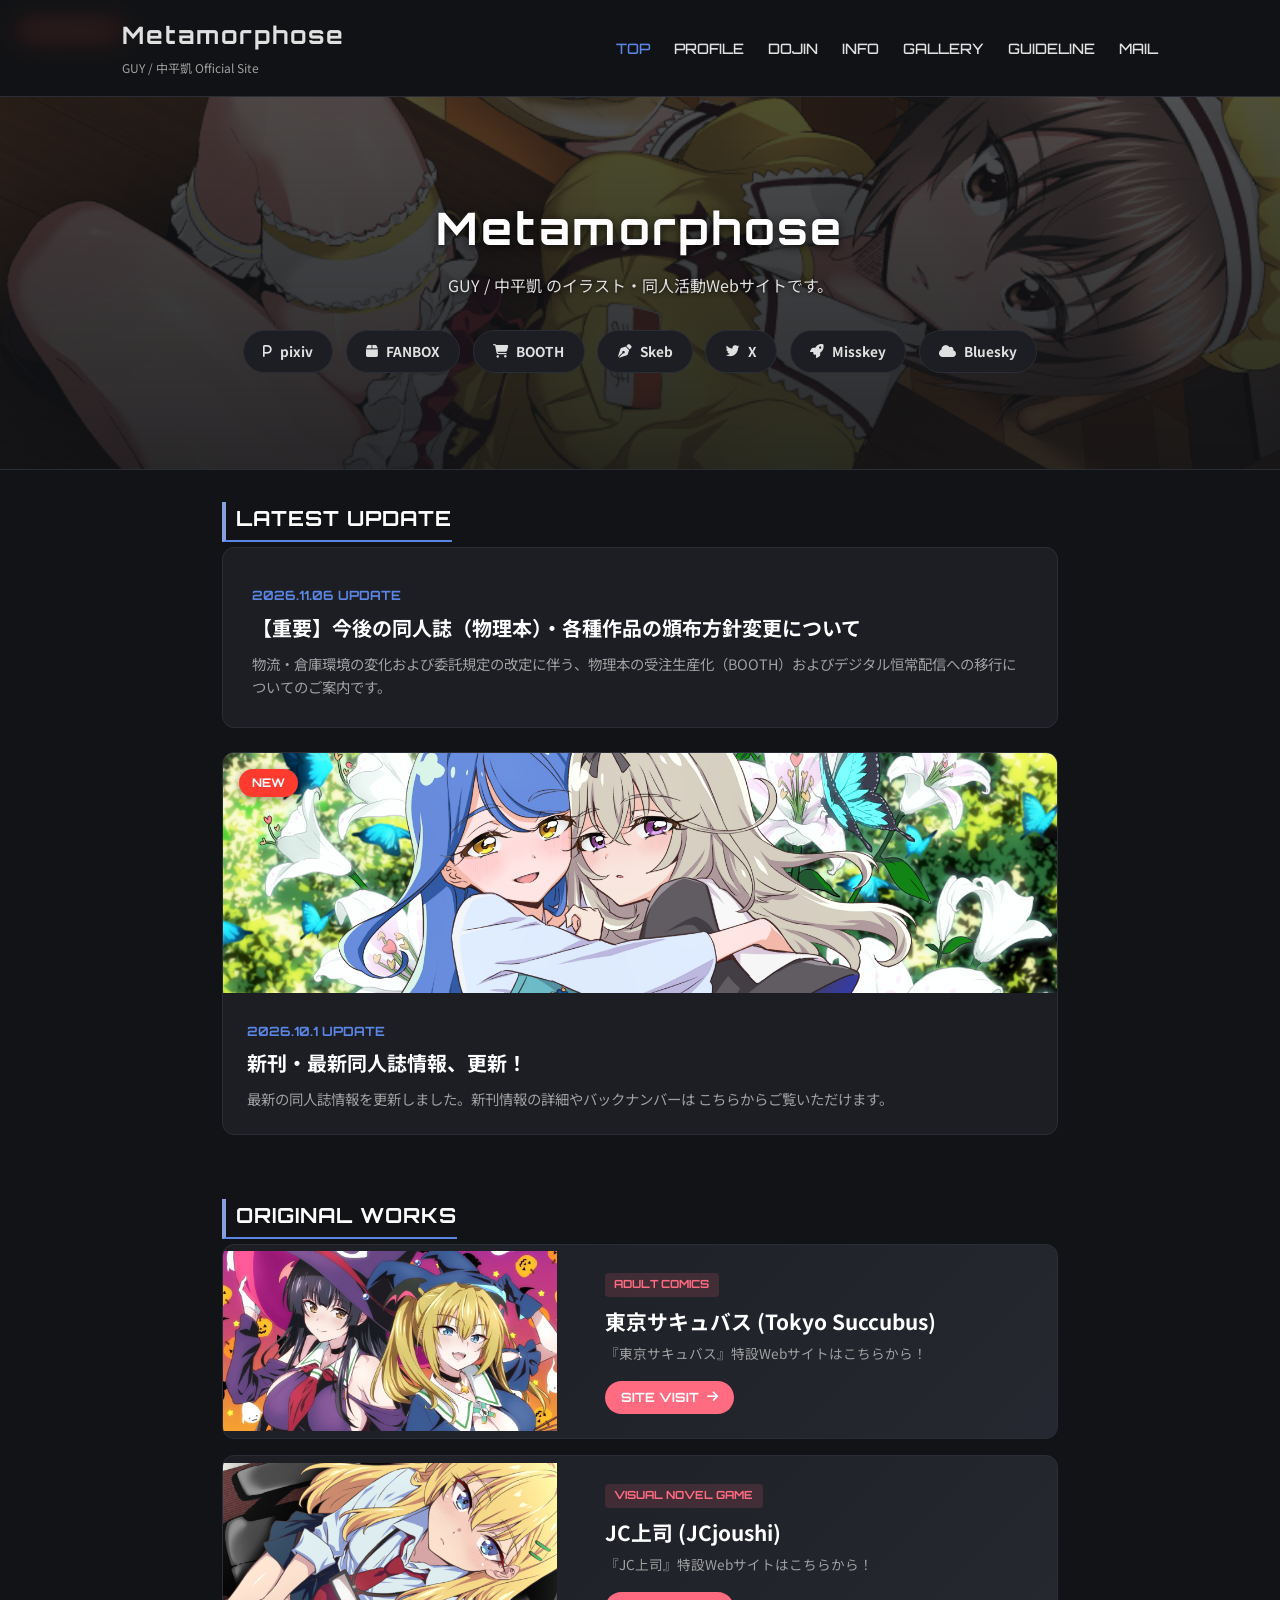
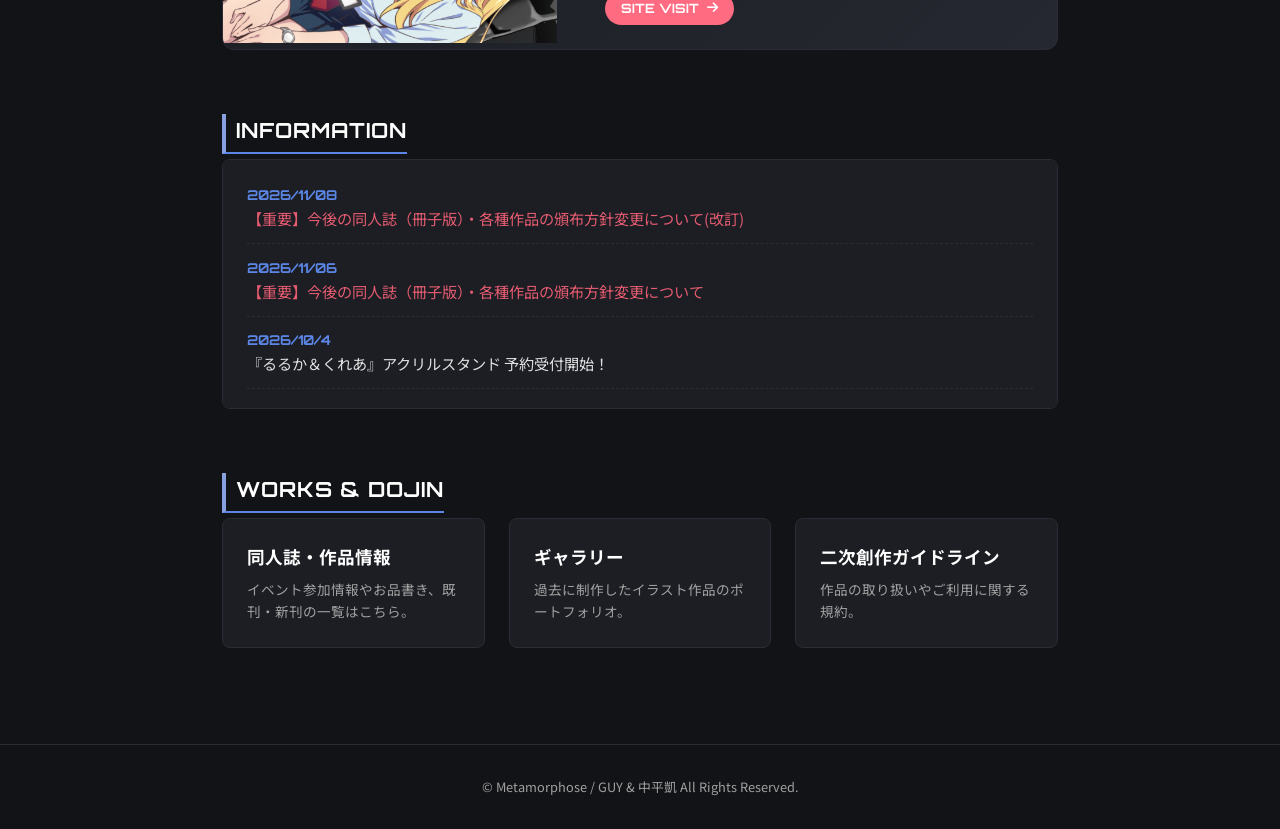
<file: index.html>
<!DOCTYPE html>
<html lang="ja">
<head>
  <meta charset="UTF-8">
  <meta name="viewport" content="width=device-width, initial-scale=1.0">
  <title>Metamorphose - GUY</title>
  <link rel="stylesheet" href="metamorphose_style.css">
  <!-- フォント・アイコン用 CDN -->
  <link rel="shortcut icon" href="img/favicon.ico">
  <link rel="preconnect" href="https://fonts.googleapis.com">
  <link rel="preconnect" href="https://fonts.gstatic.com" crossorigin>
  <link href="https://fonts.googleapis.com/css2?family=Noto+Sans+JP:wght@400;700&family=Orbitron:wght@500;700&display=swap" rel="stylesheet">
  <link rel="stylesheet" href="https://cdnjs.cloudflare.com/ajax/libs/font-awesome/6.5.1/css/all.min.css">

      <!-- Google tag (gtag.js) -->
      <script async src="https://www.googletagmanager.com/gtag/js?id=G-N3CT77V81G"></script>
      <script>
        window.dataLayer = window.dataLayer || [];
        function gtag(){dataLayer.push(arguments);}
        gtag('js', new Date());

        gtag('config', 'G-N3CT77V81G');
      </script>

</head>
<body>

  <!-- ヘッダー / ナビゲーション -->
  <header class="header">
    <div class="header-inner">
      <a href="index.html" class="logo">
        <span class="logo-main">Metamorphose</span>
        <span class="logo-sub">GUY / 中平凱 Official Site</span>
      </a>
      <nav class="nav">
        <ul>
          <li><a href="index.html" class="active">TOP</a></li>
          <li><a href="profile.html">PROFILE</a></li>
          <li><a href="dojin.html">DOJIN</a></li>
          <li><a href="information.html">INFO</a></li> <!-- ★追加したインフォメーション項目 -->
          <li><a href="https://metamorphose.amigasa.jp/gallery.html">GALLERY</a></li>
          <li><a href="guideline.html">GUIDELINE</a></li>
          <li><a href="mail.html">MAIL</a></li>
        </ul>
      </nav>
    </div>
  </header>

  <!-- メインビジュアル -->
  <section class="hero">
    <div class="hero-content">
      <h1>Metamorphose</h1>
      <p>GUY / 中平凱 のイラスト・同人活動Webサイトです。</p>
      
      <!-- 主要リンク・SNSリンクボタン群 -->
      <div class="social-links">
        <a href="https://pixiv.me/guy-n" target="_blank" class="btn btn-pixiv"><i class="fa-solid fa-p"></i> pixiv</a>
        <a href="https://metamorphose.fanbox.cc/" target="_blank" class="btn btn-fanbox"><i class="fa-solid fa-box"></i> FANBOX</a>
        <a href="https://metamorphose.booth.pm/" target="_blank" class="btn btn-booth"><i class="fa-solid fa-cart-shopping"></i> BOOTH</a>
        <a href="https://skeb.jp/@guy_n" target="_blank" class="btn btn-skeb"><i class="fa-solid fa-pen-nib"></i> Skeb</a>
        <a href="https://twitter.com/guy_n/" target="_blank" class="btn btn-sns"><i class="fa-brands fa-twitter"></i> X</a>
        <a href="https://misskey.io/@guy_kiji" target="_blank" class="btn btn-sns"><i class="fa-solid fa-rocket"></i> Misskey</a>
        <a href="https://bsky.app/profile/guy1995.bsky.social" target="_blank" class="btn btn-sns"><i class="fa-solid fa-cloud"></i> Bluesky</a>
      </div>
    </div>
  </section>

<!-- メインコンテンツ -->
  <main class="container">

    <!-- 最新更新ピックアップバナー（画像を大きく見せるエリア） -->
    <section class="section">
      <h2 class="section-title">LATEST UPDATE</h2>

      <!-- ★今回追加した「方針変更のお知らせ」用ピックアップカード -->
      <div class="pickup-card" style="margin-bottom: 1.5rem;">
        <a href="information.html" class="pickup-link">
          <div class="pickup-content" style="padding: 1.8rem;">
            <span class="badge-new">IMPORTANT</span>
            <span class="pickup-date" style="display: block; margin-top: 0.5rem;">2026.11.06 UPDATE</span>
            <h3 class="pickup-title" style="margin-top: 0.4rem; color: #fff;">【重要】今後の同人誌（物理本）・各種作品の頒布方針変更について</h3>
            <p class="pickup-text" style="margin-top: 0.5rem;">物流・倉庫環境の変化および委託規定の改定に伴う、物理本の受注生産化（BOOTH）およびデジタル恒常配信への移行についてのご案内です。</p>
          </div>
        </a>
      </div>

    <!--
      <div class="pickup-card">
        <a href="tokyotopofliliy_Acsta_info.html" class="pickup-link">
          <div class="pickup-image">
            <img src="img/rurukure_acrylic stand_3.jpg" alt="最新更新イメージ">
            <span class="badge-new">NEW</span>
          </div>
          <div class="pickup-content">
            <span class="pickup-date">2026.10.4 UPDATE</span>
            <h3 class="pickup-title">【受注生産】『るるか＆くれあ』アクリルスタンド（予約受付）</h3>
            <p class="pickup-text">イベントで人気のアクスタ『るるか＆くれあ』受注予約のお知らせです！期間限定で受注生産のご予約を受け付けます。</p>
          </div>
        </a>
      </div>
    -->

    <section class="section">

      <div class="pickup-card" style="margin-top: 1.5rem;">
        <a href="dojin.html" class="pickup-link">
          <div class="pickup-image">
            <img src="img/burusuku_10.jpg" alt="最新更新イメージ">
            <span class="badge-new">NEW</span>
          </div>
          <div class="pickup-content">
            <span class="pickup-date">2026.10.1 UPDATE</span>
            <h3 class="pickup-title">新刊・最新同人誌情報、更新！</h3>
            <p class="pickup-text">最新の同人誌情報を更新しました。新刊情報の詳細やバックナンバーは こちらからご覧いただけます。</p>
          </div>
        </a>
      </div>

    </section>

    <!-- オリジナル作品【東京サキュバス】『JCjoushi』特設バナー -->
    <section class="section">
      <h2 class="section-title">ORIGINAL WORKS</h2>
      <div class="special-banner-card">
        <a href="https://t.co/EpjPZDbdxx" target="_blank" class="special-banner-link">
          <div class="special-banner-image">
            <img src="img/tokyo succubus_banner.jpg" alt="JCjoushi">
          </div>
          <div class="special-banner-content">
            <div class="special-badge">ADULT COMICS</div>
            <h3>東京サキュバス (Tokyo Succubus)</h3>
            <p>『東京サキュバス』特設Webサイトはこちらから！</p>
            <span class="btn-visit">SITE VISIT <i class="fa-solid fa-arrow-right"></i></span>
          </div>
        </a>
      </div>

      <div class="special-banner-card">
        <a href="https://guymetamor95.github.io/JCjoushi/" target="_blank" class="special-banner-link">
          <div class="special-banner-image">
            <img src="img/JC‗001_Event_01.jpg" alt="JCjoushi">
          </div>
          <div class="special-banner-content">
            <div class="special-badge">VISUAL NOVEL GAME</div>
            <h3>JC上司 (JCjoushi)</h3>
            <p>『JC上司』特設Webサイトはこちらから！</p>
            <span class="btn-visit">SITE VISIT <i class="fa-solid fa-arrow-right"></i></span>
          </div>
        </a>
      </div>
    </section>
    
    <!-- 更新情報 (Information) -->
    <section class="section">
      <h2 class="section-title">INFORMATION</h2>
      <div class="news-list">
        <dl>
          <!-- ★更新履歴の最上部に追加 -->
                     <dt>2026/11/08</dt>
          <dd><a href="information.html" style="color: var(--accent-color_2);">【重要】今後の同人誌（冊子版）・各種作品の頒布方針変更について(改訂)</a></dd>
          <dt>2026/11/06</dt>
          <dd><a href="information.html" style="color: var(--accent-color_2);">【重要】今後の同人誌（冊子版）・各種作品の頒布方針変更について</a></dd>
          <dt>2026/10/4</dt>
          <dd>『るるか＆くれあ』アクリルスタンド 予約受付開始！</dd>
          <dt>2026/10/1</dt>
          <dd>TOPイラスト・サイトデザインリニューアル！</dd>
        </dl>
      </div>
    </section>

    <!-- 同人・ピックアップなど -->
    <section class="section">
      <h2 class="section-title">WORKS & DOJIN</h2>
      <div class="card-grid">
        <a href="dojin.html" class="card">
          <div class="card-body">
            <h3>同人誌・作品情報</h3>
            <p>イベント参加情報やお品書き、既刊・新刊の一覧はこちら。</p>
          </div>
        </a>
        <a href="https://metamorphose.amigasa.jp/gallery.html" class="card">
          <div class="card-body">
            <h3>ギャラリー</h3>
            <p>過去に制作したイラスト作品のポートフォリオ。</p>
          </div>
        </a>
        <a href="guideline.html" class="card">
          <div class="card-body">
            <h3>二次創作ガイドライン</h3>
            <p>作品の取り扱いやご利用に関する規約。</p>
          </div>
        </a>
      </div>
    </section>

  </main>

  <!-- フッター -->
  <footer class="footer">
    <p>&copy; Metamorphose / GUY &amp; 中平凱 All Rights Reserved.</p>
  </footer>

</body>
</html>
</file>
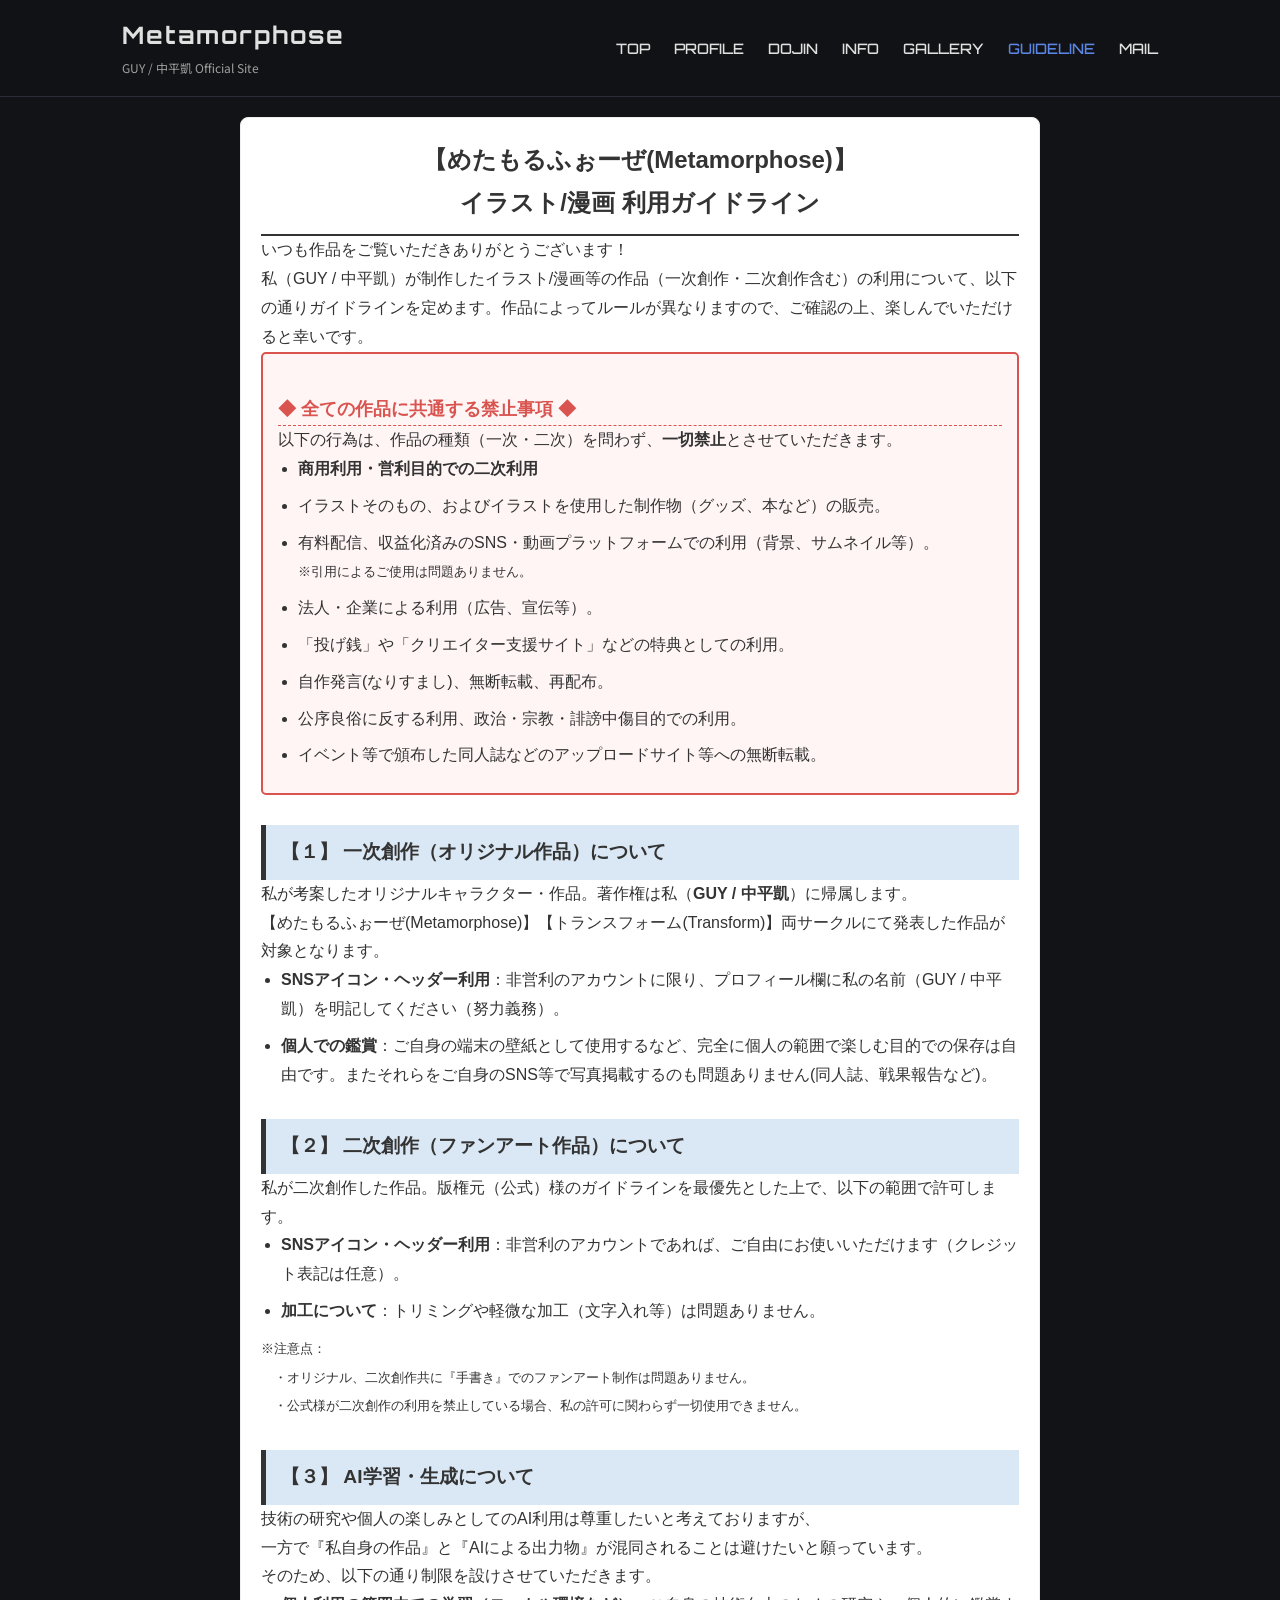
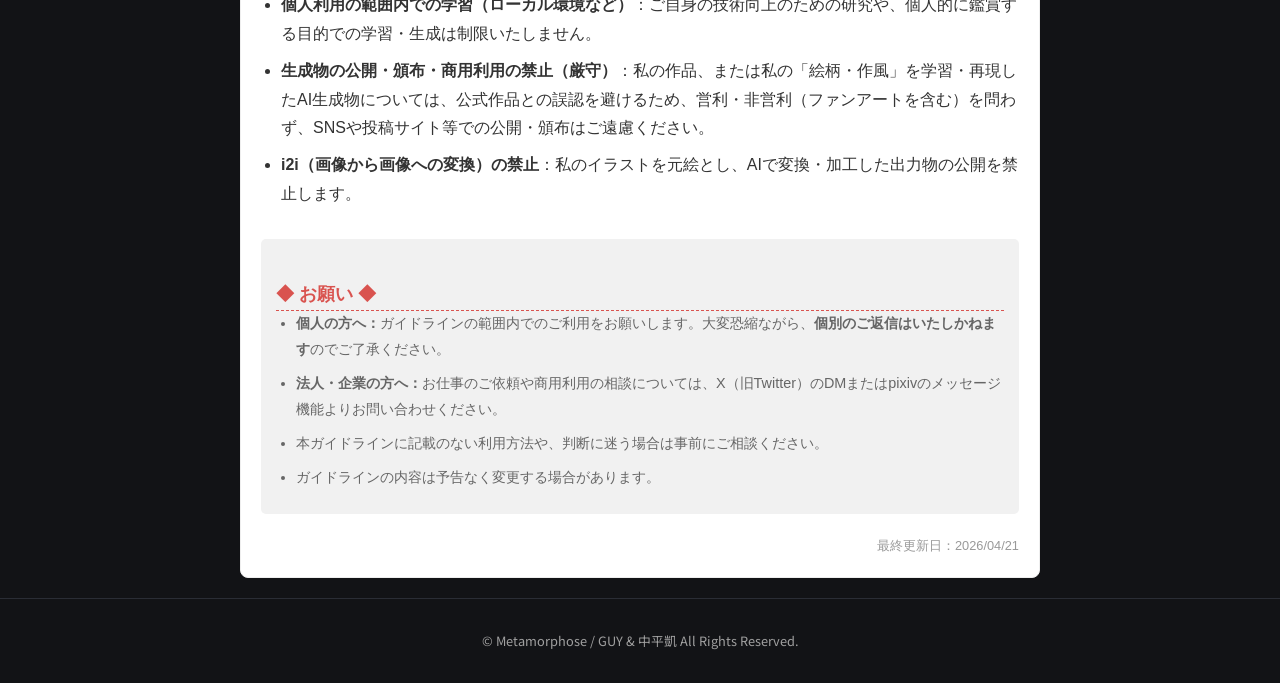
<file: guideline.html>
<!DOCTYPE html>
<html lang="ja">
<head>
  <meta charset="UTF-8">
  <meta name="viewport" content="width=device-width, initial-scale=1.0">
  <title>Metamorphose - GUY</title>

      <!-- Google tag (gtag.js) -->
      <script async src="https://www.googletagmanager.com/gtag/js?id=G-N3CT77V81G"></script>
      <script>
        window.dataLayer = window.dataLayer || [];
        function gtag(){dataLayer.push(arguments);}
        gtag('js', new Date());

        gtag('config', 'G-N3CT77V81G');
      </script>

  <link rel="stylesheet" href="metamorphose_style.css">
  <!-- フォント・アイコン用 CDN -->
  <link rel="shortcut icon" href="img/favicon.ico">
  <link rel="preconnect" href="https://fonts.googleapis.com">
  <link rel="preconnect" href="https://fonts.gstatic.com" crossorigin>
  <link href="https://fonts.googleapis.com/css2?family=Noto+Sans+JP:wght@400;700&family=Orbitron:wght@500;700&display=swap" rel="stylesheet">
  <link rel="stylesheet" href="https://cdnjs.cloudflare.com/ajax/libs/font-awesome/6.5.1/css/all.min.css">
    <style>
        /* シンプルで清潔感のあるデザイン設定 */
        .guideline-container {
            max-width: 800px;
            margin: 20px auto;
            padding: 20px;
            font-family: "Helvetica Neue", Arial, "Hiragino Kaku Gothic ProN", "Hiragino Sans", Meiryo, sans-serif;
            line-height: 1.8;
            color: #333;
            background-color: #fff;
            border: 1px solid #eee;
            border-radius: 8px;
        }
        .guideline-container h1 {
            font-size: 1.5rem;
            border-bottom: 2px solid #333;
            padding-bottom: 10px;
            text-align: center;
        }
        .guideline-container h2 {
            font-size: 1.2rem;
            background-color: #dae8f5;
            padding: 10px 15px;
            border-left: 5px solid #333;
            margin-top: 30px;
        }
        .guideline-container h3 {
            font-size: 1.1rem;
            color: #d9534f; /* 注意喚起の赤系 */
            margin-top: 25px;
            border-bottom: 1px dashed #d9534f;
        }
        .guideline-container ul {
            padding-left: 20px;
        }
        .guideline-container li {
            margin-bottom: 8px;
        }
        .prohibited-section {
            border: 2px solid #d9534f;
            padding: 15px;
            border-radius: 5px;
            background-color: #fff5f5;
        }
        .note {
            font-size: 0.9rem;
            color: #666;
            background-color: #f1f1f1;
            padding: 15px;
            border-radius: 5px;
            margin-top: 30px;
        }
        .last-update {
            text-align: right;
            font-size: 0.8rem;
            color: #999;
            margin-top: 20px;
        }
        .emphasis {
            font-weight: bold;
            color: #d9534f;
        }
    </style>
</head>
<body>

  <!-- ヘッダー / ナビゲーション -->
  <header class="header">
    <div class="header-inner">
      <a href="index.html" class="logo">
        <span class="logo-main">Metamorphose</span>
        <span class="logo-sub">GUY / 中平凱 Official Site</span>
      </a>
<nav class="nav">
        <ul>
          <li><a href="index.html">TOP</a></li>
          <li><a href="profile.html">PROFILE</a></li>
          <li><a href="dojin.html">DOJIN</a></li>
          <li><a href="information.html">INFO</a></li>
          <li><a href="https://metamorphose.amigasa.jp/gallery.html">GALLERY</a></li>
          <li><a href="guideline.html"class="active">GUIDELINE</a></li>
          <li><a href="mail.html">MAIL</a></li>
        </ul>
      </nav>
    </div>
  </header>

 <div class="guideline-container">
    <h1>【めたもるふぉーぜ(Metamorphose)】<br>イラスト/漫画 利用ガイドライン</h1>
    
    <p>いつも作品をご覧いただきありがとうございます！<br>
    私（GUY / 中平凱）が制作したイラスト/漫画等の作品（一次創作・二次創作含む）の利用について、以下の通りガイドラインを定めます。作品によってルールが異なりますので、ご確認の上、楽しんでいただけると幸いです。</p>

    <div class="prohibited-section">
        <h3>◆ 全ての作品に共通する禁止事項 ◆</h3>
        <p>以下の行為は、作品の種類（一次・二次）を問わず、<strong>一切禁止</strong>とさせていただきます。</p>
        <ul>
            <li><strong>商用利用・営利目的での二次利用</strong></li>
            <li>イラストそのもの、およびイラストを使用した制作物（グッズ、本など）の販売。</li>
            <li>有料配信、収益化済みのSNS・動画プラットフォームでの利用（背景、サムネイル等）。<br>
                <small>※引用によるご使用は問題ありません。</small></li>
            <li>法人・企業による利用（広告、宣伝等）。</li>
            <li>「投げ銭」や「クリエイター支援サイト」などの特典としての利用。</li>
            <li>自作発言(なりすまし)、無断転載、再配布。</li>
            <li>公序良俗に反する利用、政治・宗教・誹謗中傷目的での利用。</li>
            <li>イベント等で頒布した同人誌などのアップロードサイト等への無断転載。</li>
        </ul>
    </div>

    <h2>【１】 一次創作（オリジナル作品）について</h2>
    <p>私が考案したオリジナルキャラクター・作品。著作権は私（<strong>GUY / 中平凱</strong>）に帰属します。<br>【めたもるふぉーぜ(Metamorphose)】【トランスフォーム(Transform)】両サークルにて発表した作品が対象となります。　</p>
    <ul>
        <li><strong>SNSアイコン・ヘッダー利用</strong>：非営利のアカウントに限り、プロフィール欄に私の名前（GUY / 中平凱）を明記してください（努力義務）。</li>
        <li><strong>個人での鑑賞</strong>：ご自身の端末の壁紙として使用するなど、完全に個人の範囲で楽しむ目的での保存は自由です。またそれらをご自身のSNS等で写真掲載するのも問題ありません(同人誌、戦果報告など)。</li>
    </ul>

    <h2>【２】 二次創作（ファンアート作品）について</h2>
    <p>私が二次創作した作品。版権元（公式）様のガイドラインを最優先とした上で、以下の範囲で許可します。</p>
    <ul>
        <li><strong>SNSアイコン・ヘッダー利用</strong>：非営利のアカウントであれば、ご自由にお使いいただけます（クレジット表記は任意）。</li>
        <li><strong>加工について</strong>：トリミングや軽微な加工（文字入れ等）は問題ありません。</li>
    </ul>
    <p><small>※注意点：<br>　・オリジナル、二次創作共に『手書き』でのファンアート制作は問題ありません。<br>　・公式様が二次創作の利用を禁止している場合、私の許可に関わらず一切使用できません。</small></p>

    <h2>【３】 AI学習・生成について</h2>
    <p>技術の研究や個人の楽しみとしてのAI利用は尊重したいと考えておりますが、<br>一方で『私自身の作品』と『AIによる出力物』が混同されることは避けたいと願っています。<br>そのため、以下の通り制限を設けさせていただきます。</p>
    <ul>
        <li><strong>個人利用の範囲内での学習（ローカル環境など）</strong>：ご自身の技術向上のための研究や、個人的に鑑賞する目的での学習・生成は制限いたしません。</li>
        <li><strong>生成物の公開・頒布・商用利用の禁止（厳守）</strong>：私の作品、または私の「絵柄・作風」を学習・再現したAI生成物については、公式作品との誤認を避けるため、営利・非営利（ファンアートを含む）を問わず、SNSや投稿サイト等での公開・頒布はご遠慮ください。</li>
        <li><strong>i2i（画像から画像への変換）の禁止</strong>：私のイラストを元絵とし、AIで変換・加工した出力物の公開を禁止します。</li>
    </ul>

    <div class="note">
        <h3>◆ お願い ◆</h3>
        <ul>
            <li><strong>個人の方へ：</strong>ガイドラインの範囲内でのご利用をお願いします。大変恐縮ながら、<strong>個別のご返信はいたしかねます</strong>のでご了承ください。</li>
            <li><strong>法人・企業の方へ：</strong>お仕事のご依頼や商用利用の相談については、X（旧Twitter）のDMまたはpixivのメッセージ機能よりお問い合わせください。</li>
            <li>本ガイドラインに記載のない利用方法や、判断に迷う場合は事前にご相談ください。</li>
            <li>ガイドラインの内容は予告なく変更する場合があります。</li>
        </ul>
    </div>

    <p class="last-update">最終更新日：2026/04/21</p>
 </div>

  <!-- フッター -->
  <footer class="footer">
    <p>&copy; Metamorphose / GUY &amp; 中平凱 All Rights Reserved.</p>
  </footer>

</body>
</html>
</file>
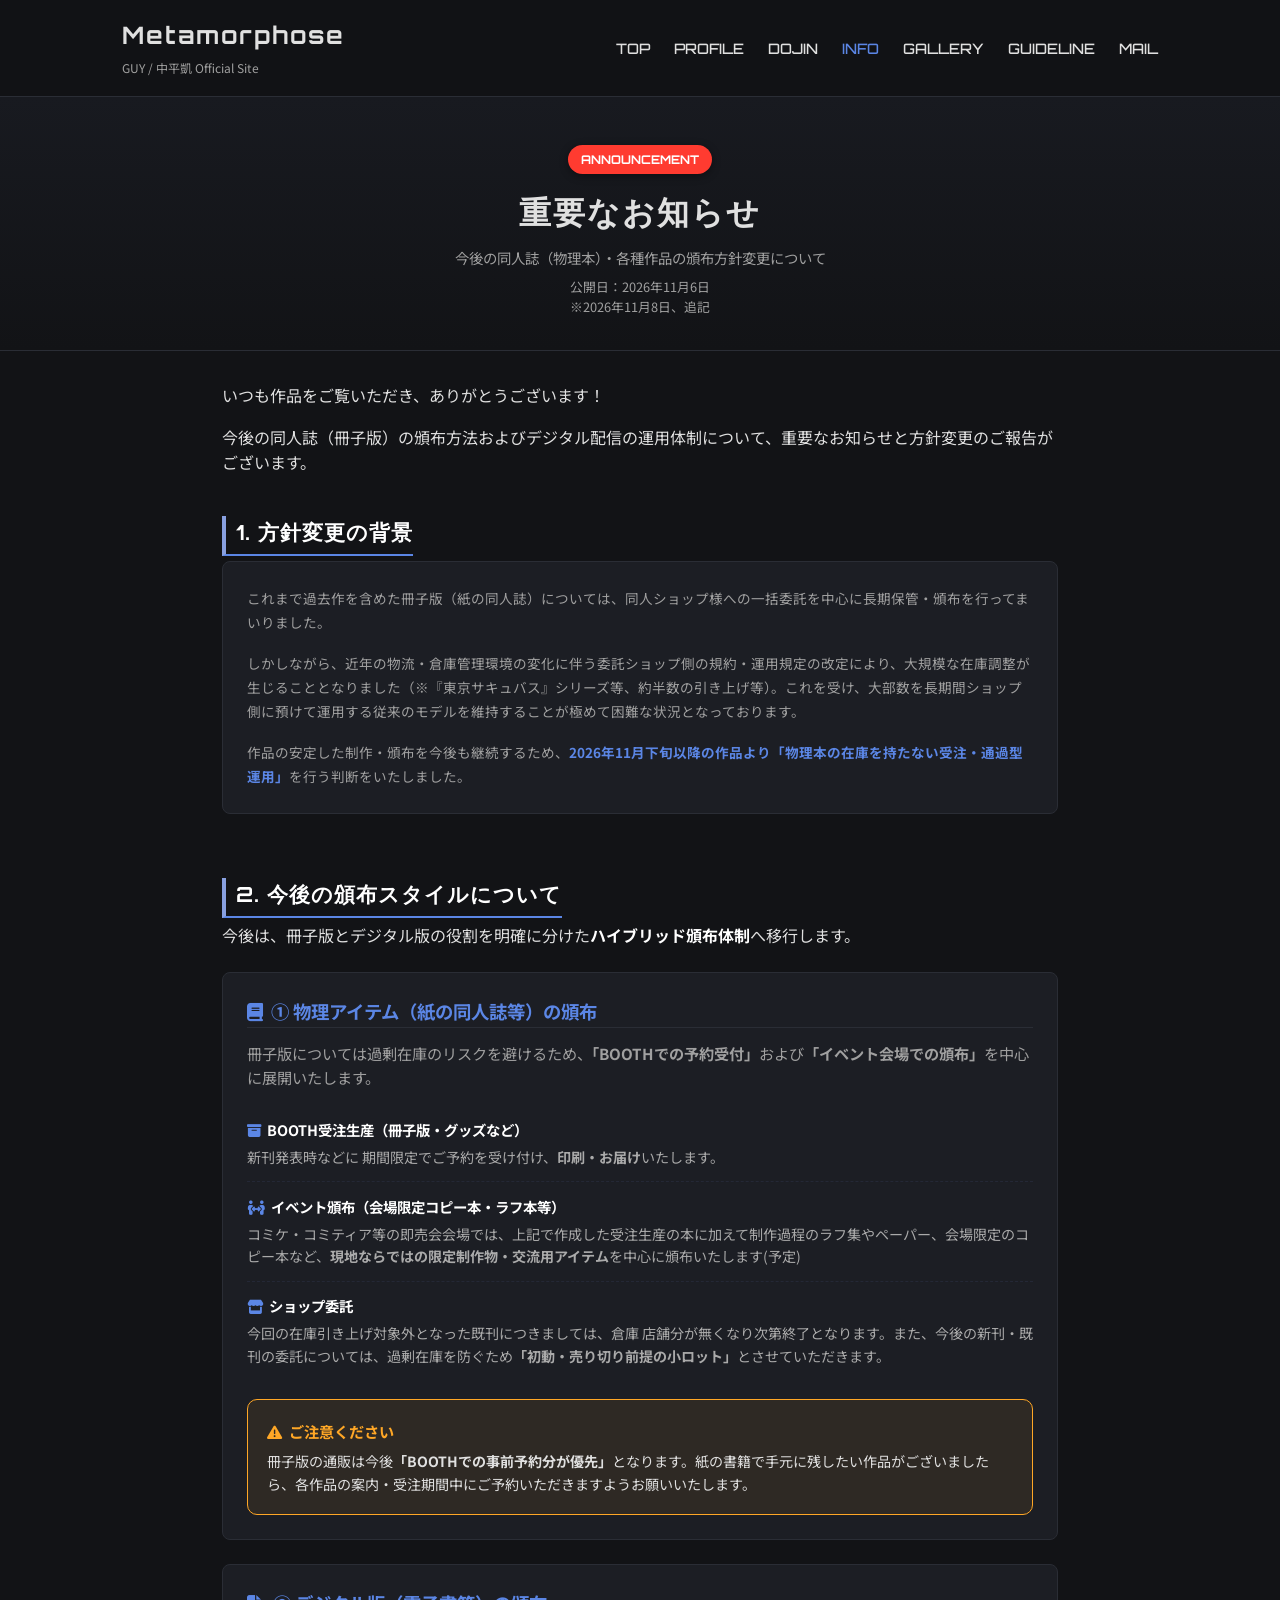
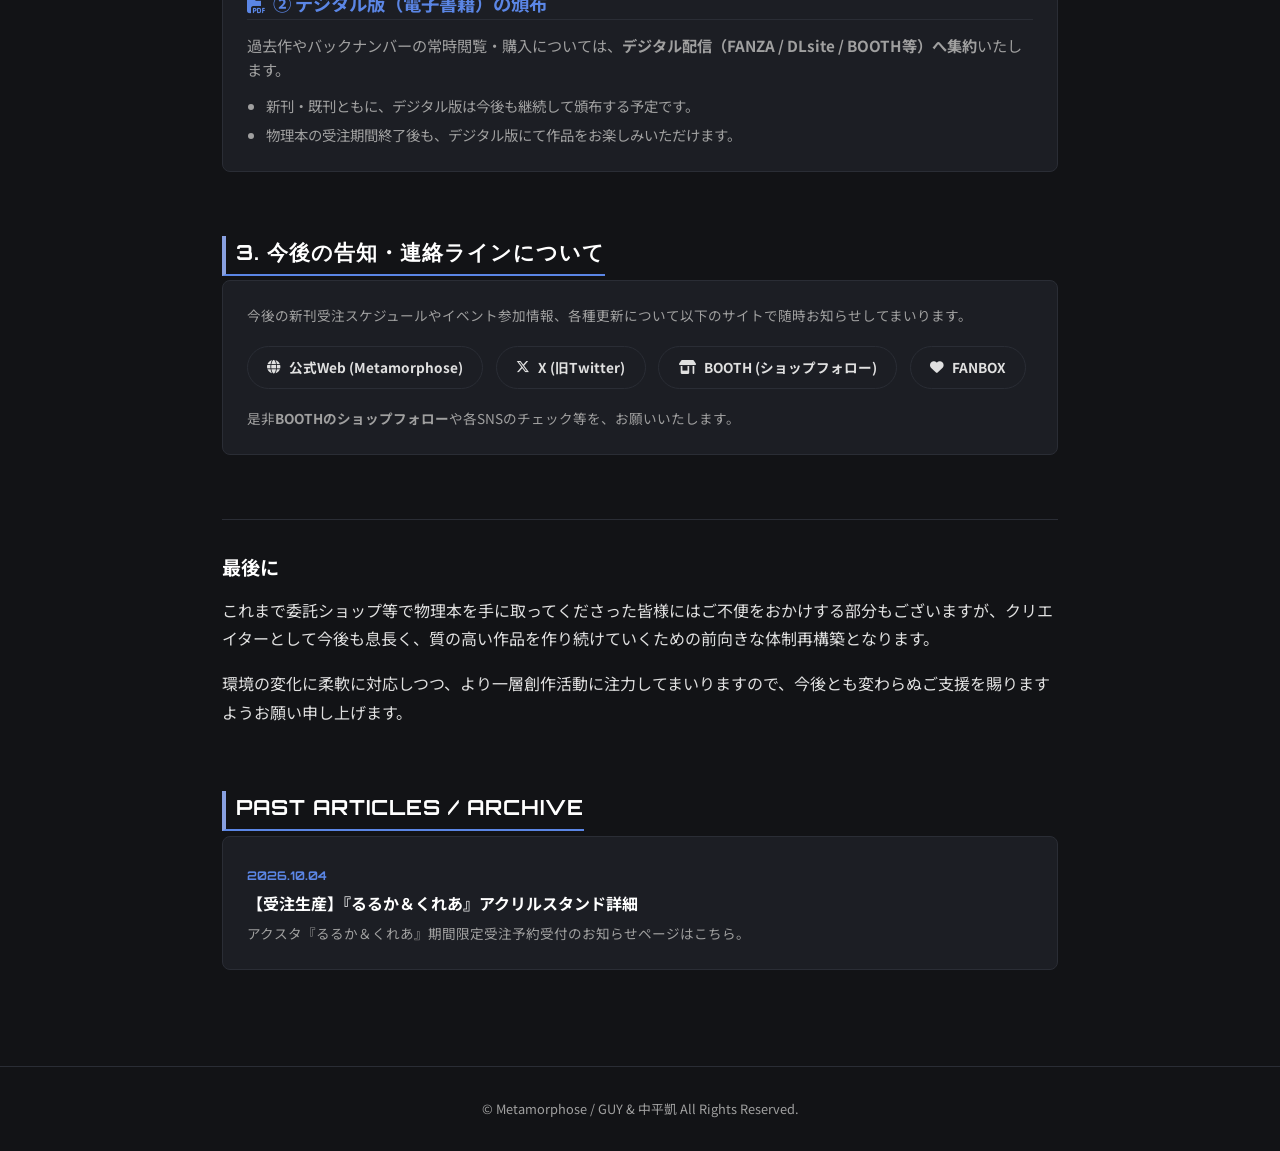
<file: information.html>
<!DOCTYPE html>
<html lang="ja">
<head>
  <meta charset="UTF-8">
  <meta name="viewport" content="width=device-width, initial-scale=1.0">
  <title>【重要】今後の同人誌（物理本）・各種作品の頒布方針変更について - Metamorphose</title>
  <link rel="stylesheet" href="metamorphose_style.css">
  <!-- フォント・アイコン用 CDN -->
  <link rel="shortcut icon" href="img/favicon.ico">
  <link rel="preconnect" href="https://fonts.googleapis.com">
  <link rel="preconnect" href="https://fonts.gstatic.com" crossorigin>
  <link href="https://fonts.googleapis.com/css2?family=Noto+Sans+JP:wght@400;700&family=Orbitron:wght@500;700&display=swap" rel="stylesheet">
  <link rel="stylesheet" href="https://cdnjs.cloudflare.com/ajax/libs/font-awesome/6.5.1/css/all.min.css">

  <!-- Google tag (gtag.js) -->
  <script async src="https://www.googletagmanager.com/gtag/js?id=G-N3CT77V81G"></script>
  <script>
    window.dataLayer = window.dataLayer || [];
    function gtag(){dataLayer.push(arguments);}
    gtag('js', new Date());
    gtag('config', 'G-N3CT77V81G');
  </script>
</head>
<body>

  <!-- ヘッダー / ナビゲーション -->
  <header class="header">
    <div class="header-inner">
      <a href="index.html" class="logo">
        <span class="logo-main">Metamorphose</span>
        <span class="logo-sub">GUY / 中平凱 Official Site</span>
      </a>
<nav class="nav">
        <ul>
          <li><a href="index.html">TOP</a></li>
          <li><a href="profile.html">PROFILE</a></li>
          <li><a href="dojin.html">DOJIN</a></li>
          <li><a href="information.html"class="active">INFO</a></li>
          <li><a href="https://metamorphose.amigasa.jp/gallery.html">GALLERY</a></li>
          <li><a href="guideline.html">GUIDELINE</a></li>
          <li><a href="mail.html">MAIL</a></li>
        </ul>
      </nav>
    </div>
  </header>

  <!-- ページヘッダー -->
  <div class="page-header">
    <span class="badge-new" style="position: relative; top: 0; left: 0; display: inline-block; margin-bottom: 0.8rem;">ANNOUNCEMENT</span>
    <h1>重要なお知らせ</h1>
    <p>今後の同人誌（物理本）・各種作品の頒布方針変更について</p>
    <p style="font-size: 0.8rem; color: var(--text-sub); margin-top: 0.5rem;">公開日：2026年11月6日<br>※2026年11月8日、追記</p>
  </div>

  <!-- メインコンテンツ -->
  <main class="container">
    
    <!-- 導入 -->
    <section class="section" style="margin-bottom: 2.5rem;">
      <p style="margin-bottom: 1rem;">
        いつも作品をご覧いただき、ありがとうございます！
      </p>
      <p>
        今後の同人誌（冊子版）の頒布方法およびデジタル配信の運用体制について、重要なお知らせと方針変更のご報告がございます。
      </p>
    </section>

    <!-- 1. 方針変更の背景 -->
    <section class="section">
      <h2 class="section-title">1. 方針変更の背景</h2>
      <div class="card" style="line-height: 1.8;">
        <p style="margin-bottom: 1rem;">
          これまで過去作を含めた冊子版（紙の同人誌）については、同人ショップ様への一括委託を中心に長期保管・頒布を行ってまいりました。
        </p>
        <p style="margin-bottom: 1rem;">
          しかしながら、近年の物流・倉庫管理環境の変化に伴う委託ショップ側の規約・運用規定の改定により、大規模な在庫調整が生じることとなりました（※『東京サキュバス』シリーズ等、約半数の引き上げ等）。これを受け、大部数を長期間ショップ側に預けて運用する従来のモデルを維持することが極めて困難な状況となっております。
        </p>
        <p>
          作品の安定した制作・頒布を今後も継続するため、<strong style="color: var(--accent-color);">2026年11月下旬以降の作品より「物理本の在庫を持たない受注・通過型運用」</strong>を行う判断をいたしました。
        </p>
      </div>
    </section>

    <!-- 2. 今後の頒布スタイルについて -->
    <section class="section">
      <h2 class="section-title">2. 今後の頒布スタイルについて</h2>
      <p style="margin-bottom: 1.5rem;">
        今後は、冊子版とデジタル版の役割を明確に分けた<strong style="color: #fff;">ハイブリッド頒布体制</strong>へ移行します。
      </p>

      <!-- ① 物理本 -->
      <div class="card" style="margin-bottom: 1.5rem;">
        <h3 style="color: var(--accent-color); font-size: 1.15rem; margin-bottom: 0.8rem; border-bottom: 1px solid var(--border-color); pb: 0.5rem;">
          <i class="fa-solid font-awesome fa-book" style="margin-right: 0.5rem;"></i>① 物理アイテム（紙の同人誌等）の頒布
        </h3>
        <p style="margin-bottom: 1rem; font-size: 0.95rem;">
          冊子版については過剰在庫のリスクを避けるため、<strong>「BOOTHでの予約受付」</strong>および<strong>「イベント会場での頒布」</strong>を中心に展開いたします。
        </p>

        <ul class="works-list" style="margin-bottom: 1.2rem;">
          <li style="padding: 0.8rem 0;">
            <strong style="color: #fff;"><i class="fa-solid fa-box-archive" style="color: var(--accent-color); margin-right: 0.4rem;"></i>BOOTH受注生産（冊子版・グッズなど）</strong>
            <span class="work-role" style="font-size: 0.88rem; line-height: 1.6; margin-top: 0.3rem; display: block;">
              新刊発表時などに 期間限定でご予約を受け付け、<strong>印刷・お届け</strong>いたします。
            </span>
          </li>
          <li style="padding: 0.8rem 0;">
            <strong style="color: #fff;"><i class="fa-solid fa-people-arrows" style="color: var(--accent-color); margin-right: 0.4rem;"></i>イベント頒布（会場限定コピー本・ラフ本等）</strong>
            <span class="work-role" style="font-size: 0.88rem; line-height: 1.6; margin-top: 0.3rem; display: block;">
              コミケ・コミティア等の即売会会場では、上記で作成した受注生産の本に加えて制作過程のラフ集やペーパー、会場限定のコピー本など、<strong>現地ならではの限定制作物・交流用アイテム</strong>を中心に頒布いたします(予定)
            </span>
          </li>
          <li style="padding: 0.8rem 0;">
            <strong style="color: #fff;"><i class="fa-solid fa-store" style="color: var(--accent-color); margin-right: 0.4rem;"></i>ショップ委託</strong>
            <span class="work-role" style="font-size: 0.88rem; line-height: 1.6; margin-top: 0.3rem; display: block;">
              今回の在庫引き上げ対象外となった既刊につきましては、倉庫 店舗分が無くなり次第終了となります。また、今後の新刊・既刊の委託については、過剰在庫を防ぐため<strong>「初動・売り切り前提の小ロット」</strong>とさせていただきます。
            </span>
          </li>
        </ul>

        <!-- 注意喚起ボックス -->
        <div class="info-card" style="text-align: left; background: rgba(255, 167, 38, 0.08); border-color: #ffa726; padding: 1.2rem;">
          <h4 style="color: #ffa726; font-size: 0.95rem; margin-bottom: 0.4rem;">
            <i class="fa-solid fa-triangle-exclamation" style="margin-right: 0.4rem;"></i>ご注意ください
          </h4>
          <p style="color: var(--text-color); font-size: 0.88rem; margin-bottom: 0;">
            冊子版の通販は今後<strong>「BOOTHでの事前予約分が優先」</strong>となります。紙の書籍で手元に残したい作品がございましたら、各作品の案内・受注期間中にご予約いただきますようお願いいたします。
          </p>
        </div>
      </div>

      <!-- ② デジタル版 -->
      <div class="card">
        <h3 style="color: var(--accent-color); font-size: 1.15rem; margin-bottom: 0.8rem; border-bottom: 1px solid var(--border-color); pb: 0.5rem;">
          <i class="fa-solid fa-file-pdf" style="margin-right: 0.5rem;"></i>② デジタル版（電子書籍）の頒布
        </h3>
        <p style="margin-bottom: 0.8rem; font-size: 0.95rem;">
          過去作やバックナンバーの常時閲覧・購入については、<strong>デジタル配信（FANZA / DLsite / BOOTH等）へ集約</strong>いたします。
        </p>
        <ul style="list-style: disc; padding-left: 1.2rem; font-size: 0.9rem; color: var(--text-sub);">
          <li style="margin-bottom: 0.4rem;">新刊・既刊ともに、デジタル版は今後も継続して頒布する予定です。</li>
          <li>物理本の受注期間終了後も、デジタル版にて作品をお楽しみいただけます。</li>
        </ul>
      </div>
    </section>

<!-- 3. 今後の告知・連絡ラインについて -->
    <section class="section">
      <h2 class="section-title">3. 今後の告知・連絡ラインについて</h2>
      <div class="card">
        <p style="margin-bottom: 1.2rem;">
          今後の新刊受注スケジュールやイベント参加情報、各種更新について以下のサイトで随時お知らせしてまいります。
        </p>
        
        <div class="social-links" style="justify-content: flex-start; margin-bottom: 1.2rem;">
          <a href="index.html" class="btn"><i class="fa-solid fa-globe"></i> 公式Web (Metamorphose)</a>
          <a href="https://x.com/" target="_blank" rel="noopener" class="btn"><i class="fa-brands fa-x-twitter"></i> X (旧Twitter)</a>
          <a href="https://booth.pm/" target="_blank" rel="noopener" class="btn"><i class="fa-solid fa-shop"></i> BOOTH (ショップフォロー)</a>
          <a href="https://fanbox.cc/" target="_blank" rel="noopener" class="btn"><i class="fa-solid fa-heart"></i> FANBOX</a>
        </div>

        <p style="font-size: 0.85rem; color: var(--text-sub);">
          是非<strong>BOOTHのショップフォロー</strong>や各SNSのチェック等を、お願いいたします。
        </p>
      </div>
    </section>
    
    <!-- 結び -->
    <section class="section" style="border-top: 1px solid var(--border-color); padding-top: 2rem;">
      <h2 style="font-size: 1.2rem; color: #fff; margin-bottom: 0.8rem;">最後に</h2>
      <p style="margin-bottom: 1rem; line-height: 1.8;">
        これまで委託ショップ等で物理本を手に取ってくださった皆様にはご不便をおかけする部分もございますが、クリエイターとして今後も息長く、質の高い作品を作り続けていくための前向きな体制再構築となります。
      </p>
      <p style="line-height: 1.8;">
        環境の変化に柔軟に対応しつつ、より一層創作活動に注力してまいりますので、今後とも変わらぬご支援を賜りますようお願い申し上げます。
      </p>
    </section>

    <!-- 過去のお知らせ・関連記事アーカイブ（★追加したセクション） -->
    <section class="section">
      <h2 class="section-title">PAST ARTICLES / ARCHIVE</h2>
      <div class="card-grid">
        <a href="tokyotopofliliy_Acsta_info.html" class="card">
          <div class="card-body">
            <span style="font-size: 0.75rem; color: var(--accent-color); font-family: 'Orbitron', sans-serif; font-weight: bold;">2026.10.04</span>
            <h3 style="font-size: 1rem; color: #fff; margin: 0.3rem 0 0.4rem 0;">【受注生産】『るるか＆くれあ』アクリルスタンド詳細</h3>
            <p style="font-size: 0.85rem; color: var(--text-sub); margin: 0;">アクスタ『るるか＆くれあ』期間限定受注予約受付のお知らせページはこちら。</p>
          </div>
        </a>
      </div>
    </section>


  </main>

  </main>

  <!-- フッター -->
  <footer class="footer">
    <p>&copy; Metamorphose / GUY &amp; 中平凱 All Rights Reserved.</p>
  </footer>

</body>
</html>
</file>
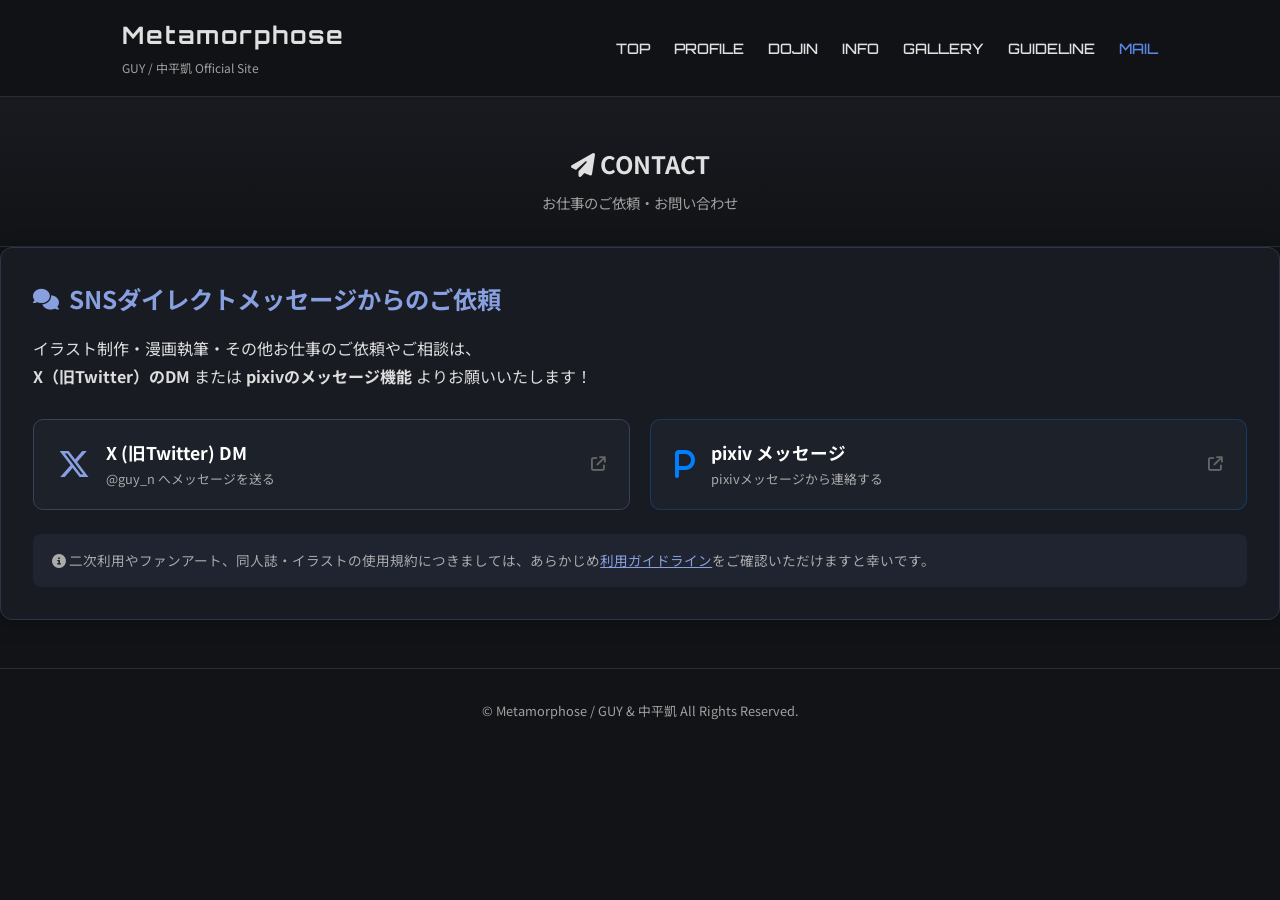
<file: mail.html>
<!DOCTYPE html>
<html lang="ja">
<head>
  <meta charset="UTF-8">
  <meta name="viewport" content="width=device-width, initial-scale=1.0">
  <title>CONTACT | GUY / 中平凱 Official Site - Metamorphose</title>

      <!-- Google tag (gtag.js) -->
      <script async src="https://www.googletagmanager.com/gtag/js?id=G-N3CT77V81G"></script>
      <script>
        window.dataLayer = window.dataLayer || [];
        function gtag(){dataLayer.push(arguments);}
        gtag('js', new Date());

        gtag('config', 'G-N3CT77V81G');
      </script>

  <link rel="stylesheet" href="metamorphose_style.css">
  <link rel="shortcut icon" href="img/favicon.ico">
  
  <!-- Google Fonts & FontAwesome -->
  <link rel="preconnect" href="https://fonts.googleapis.com">
  <link rel="preconnect" href="https://fonts.gstatic.com" crossorigin>
  <link href="https://fonts.googleapis.com/css2?family=Noto+Sans+JP:wght@400;500;700&family=Orbitron:wght@500;700&display=swap" rel="stylesheet">
  <link rel="stylesheet" href="https://cdnjs.cloudflare.com/ajax/libs/font-awesome/6.5.1/css/all.min.css">
</head>
<body>

  <!-- ヘッダー / ナビゲーション -->
  <header class="header">
    <div class="header-inner">
      <a href="index.html" class="logo">
        <span class="logo-main">Metamorphose</span>
        <span class="logo-sub">GUY / 中平凱 Official Site</span>
      </a>
<nav class="nav">
        <ul>
          <li><a href="index.html">TOP</a></li>
          <li><a href="profile.html">PROFILE</a></li>
          <li><a href="dojin.html">DOJIN</a></li>
          <li><a href="information.html">INFO</a></li>
          <li><a href="https://metamorphose.amigasa.jp/gallery.html">GALLERY</a></li>
          <li><a href="guideline.html">GUIDELINE</a></li>
          <li><a href="mail.html"class="active">MAIL</a></li>
        </ul>
      </nav>
    </div>
  </header>

  <main class="main-content">
    <div class="page-container">
      
      <!-- ページタイトル -->
      <div class="page-header">
        <h2 class="page-title"><i class="fa-solid fa-paper-plane"></i> CONTACT</h2>
        <p class="page-subtitle">お仕事のご依頼・お問い合わせ</p>
      </div>

      <!-- SNS ダイレクトメッセージ案内（メイン窓口） -->
      <section class="contact-sns-box">
        <div class="contact-sns-header">
          <i class="fa-solid fa-comments"></i>
          <h3>SNSダイレクトメッセージからのご依頼</h3>
        </div>
        <p class="contact-sns-lead">
          イラスト制作・漫画執筆・その他お仕事のご依頼やご相談は、<br>
          <strong>X（旧Twitter）のDM</strong> または <strong>pixivのメッセージ機能</strong> よりお願いいたします！
        </p>

        <div class="sns-contact-buttons">
          <a href="https://x.com/guy_n/" target="_blank" rel="noopener" class="sns-contact-btn x-dm">
            <i class="fa-brands fa-x-twitter"></i>
            <div class="btn-text">
              <span class="btn-title">X (旧Twitter) DM</span>
              <span class="btn-sub">@guy_n へメッセージを送る</span>
            </div>
            <i class="fa-solid fa-arrow-up-right-from-square arrow-icon"></i>
          </a>

          <a href="https://pixiv.me/guy-n" target="_blank" rel="noopener" class="sns-contact-btn pixiv-msg">
            <i class="fa-solid fa-p"></i>
            <div class="btn-text">
              <span class="btn-title">pixiv メッセージ</span>
              <span class="btn-sub">pixivメッセージから連絡する</span>
            </div>
            <i class="fa-solid fa-arrow-up-right-from-square arrow-icon"></i>
          </a>
        </div>

        <div class="contact-notice">
          <p><i class="fa-solid fa-circle-info"></i> 二次利用やファンアート、同人誌・イラストの使用規約につきましては、あらかじめ<a href="guideline.html">利用ガイドライン</a>をご確認いただけますと幸いです。</p>
        </div>
      </section>



  <!-- フッター -->
  <footer class="footer">
    <div class="footer-inner">
      <p class="copyright">&copy; Metamorphose / GUY &amp; 中平凱 All Rights Reserved.</p>
    </div>
  </footer>

</body>
</html>
</file>
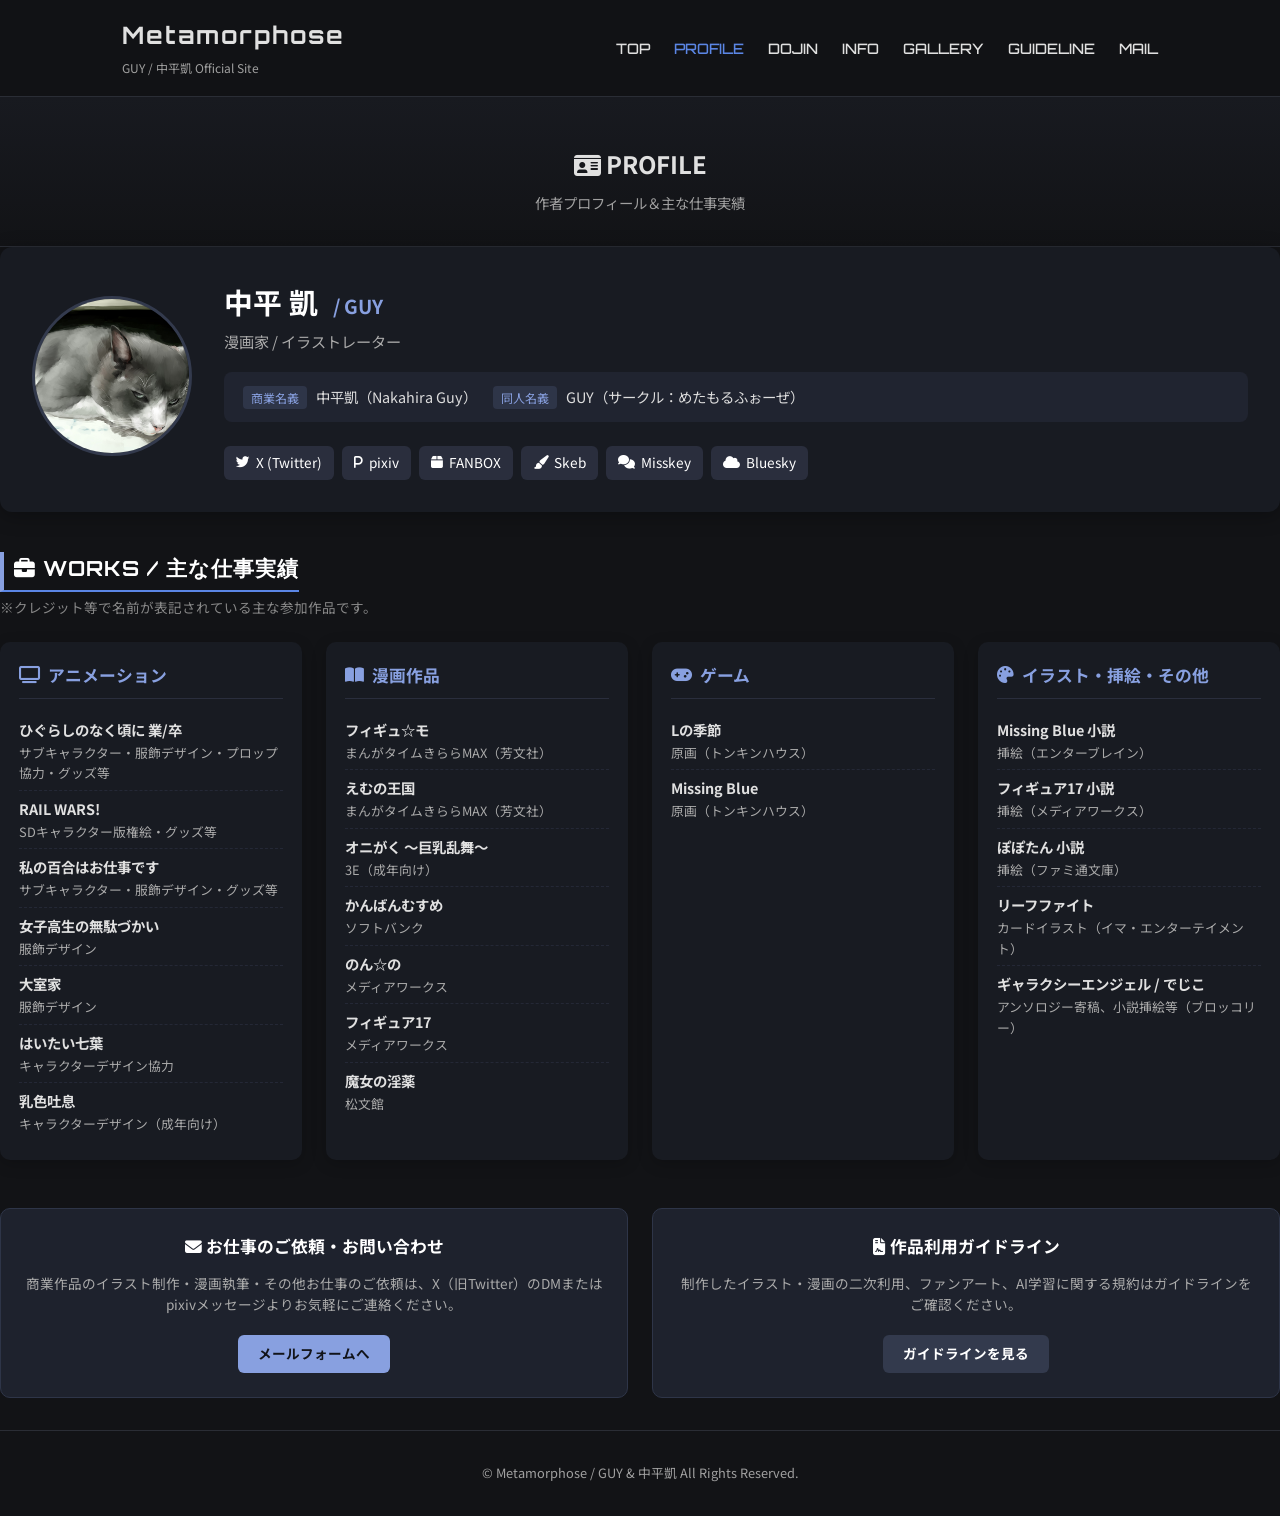
<file: profile.html>
<!DOCTYPE html>
<html lang="ja">
<head>
  <meta charset="UTF-8">
  <meta name="viewport" content="width=device-width, initial-scale=1.0">
  <title>PROFILE | GUY / 中平凱 Official Site - Metamorphose</title>

      <!-- Google tag (gtag.js) -->
      <script async src="https://www.googletagmanager.com/gtag/js?id=G-N3CT77V81G"></script>
      <script>
        window.dataLayer = window.dataLayer || [];
        function gtag(){dataLayer.push(arguments);}
        gtag('js', new Date());

        gtag('config', 'G-N3CT77V81G');
      </script>

  <link rel="stylesheet" href="metamorphose_style.css">
  <link rel="shortcut icon" href="img/favicon.ico">
  
  <!-- Google Fonts & FontAwesome -->
  <link rel="preconnect" href="https://fonts.googleapis.com">
  <link rel="preconnect" href="https://fonts.gstatic.com" crossorigin>
  <link href="https://fonts.googleapis.com/css2?family=Noto+Sans+JP:wght@400;500;700&family=Orbitron:wght@500;700&display=swap" rel="stylesheet">
  <link rel="stylesheet" href="https://cdnjs.cloudflare.com/ajax/libs/font-awesome/6.5.1/css/all.min.css">
</head>
<body>

  <!-- ヘッダー / ナビゲーション -->
  <header class="header">
    <div class="header-inner">
      <a href="index.html" class="logo">
        <span class="logo-main">Metamorphose</span>
        <span class="logo-sub">GUY / 中平凱 Official Site</span>
      </a>
<nav class="nav">
        <ul>
          <li><a href="index.html">TOP</a></li>
          <li><a href="profile.html"class="active">PROFILE</a></li>
          <li><a href="dojin.html">DOJIN</a></li>
          <li><a href="information.html">INFO</a></li>
          <li><a href="https://metamorphose.amigasa.jp/gallery.html">GALLERY</a></li>
          <li><a href="guideline.html">GUIDELINE</a></li>
          <li><a href="mail.html">MAIL</a></li>
        </ul>
      </nav>
    </div>
  </header>

  <main class="main-content">
    <div class="page-container">
      
      <!-- ページタイトル -->
      <div class="page-header">
        <h2 class="page-title"><i class="fa-solid fa-id-card"></i> PROFILE</h2>
        <p class="page-subtitle">作者プロフィール＆主な仕事実績</p>
      </div>

      <!-- プロフィール基本情報カード -->
      <section class="profile-hero">
        <div class="profile-avatar">
          <img src="img/jiga_2.jpg" alt="GUY / 中平凱 自画像">
        </div>
        <div class="profile-details">
          <h3 class="profile-name">中平 凱 <span class="profile-name-sub">/ GUY</span></h3>
          <p class="profile-title">漫画家 / イラストレーター</p>
          
          <div class="profile-pen-names">
            <div class="pen-name-item">
              <span class="pen-label">商業名義</span>
              <span class="pen-value">中平凱（Nakahira Guy）</span>
            </div>
            <div class="pen-name-item">
              <span class="pen-label">同人名義</span>
              <span class="pen-value">GUY（サークル：めたもるふぉーぜ）</span>
            </div>
          </div>

          <!-- SNS & 各種リンク -->
          <div class="profile-links">
            <a href="https://x.com/guy_n/" target="_blank" rel="noopener" class="sns-btn x-btn"><i class="fa-brands fa-twitter"></i> X (Twitter)</a>
            <a href="https://pixiv.me/guy-n" target="_blank" rel="noopener" class="sns-btn pixiv-btn"><i class="fa-solid fa-p"></i> pixiv</a>
            <a href="https://metamorphose.fanbox.cc/" target="_blank" rel="noopener" class="sns-btn fanbox-btn"><i class="fa-solid fa-box"></i> FANBOX</a>
            <a href="https://skeb.jp/@guy_n" target="_blank" rel="noopener" class="sns-btn skeb-btn"><i class="fa-solid fa-paint-brush"></i> Skeb</a>
            <a href="https://misskey.io/@guy_kiji" target="_blank" rel="noopener" class="sns-btn misskey-btn"><i class="fa-solid fa-comments"></i> Misskey</a>
            <a href="https://bsky.app/profile/guy1995.bsky.social" target="_blank" rel="noopener" class="sns-btn bluesky-btn"><i class="fa-solid fa-cloud"></i> Bluesky</a>
          </div>
        </div>
      </section>

      <!-- ワークス（主な実績） -->
      <section class="works-section">
        <h3 class="section-title"><i class="fa-solid fa-briefcase"></i> WORKS / 主な仕事実績</h3>
        <p class="section-desc">※クレジット等で名前が表記されている主な参加作品です。</p>

        <div class="works-grid">
          
          <!-- アニメ -->
          <div class="works-card">
            <div class="works-card-header">
              <i class="fa-solid fa-tv"></i> アニメーション
            </div>
            <ul class="works-list">
              <li><strong>ひぐらしのなく頃に 業/卒</strong><span class="work-role">サブキャラクター・服飾デザイン・プロップ協力・グッズ等</span></li>
              <li><strong>RAIL WARS!</strong><span class="work-role">SDキャラクター版権絵・グッズ等</span></li>
              <li><strong>私の百合はお仕事です</strong><span class="work-role">サブキャラクター・服飾デザイン・グッズ等</span></li>
              <li><strong>女子高生の無駄づかい</strong><span class="work-role">服飾デザイン</span></li>
              <li><strong>大室家</strong><span class="work-role">服飾デザイン</span></li>
              <li><strong>はいたい七葉</strong><span class="work-role">キャラクターデザイン協力</span></li>
              <li><strong>乳色吐息</strong><span class="work-role">キャラクターデザイン（成年向け）</span></li>
            </ul>
          </div>

          <!-- 漫画 -->
          <div class="works-card">
            <div class="works-card-header">
              <i class="fa-solid fa-book-open"></i> 漫画作品
            </div>
            <ul class="works-list">
              <li><strong>フィギュ☆モ</strong><span class="work-role">まんがタイムきららMAX（芳文社）</span></li>
              <li><strong>えむの王国</strong><span class="work-role">まんがタイムきららMAX（芳文社）</span></li>
              <li><strong>オニがく ～巨乳乱舞～</strong><span class="work-role">3E（成年向け）</span></li>
              <li><strong>かんばんむすめ</strong><span class="work-role">ソフトバンク</span></li>
              <li><strong>のん☆の</strong><span class="work-role">メディアワークス</span></li>
              <li><strong>フィギュア17</strong><span class="work-role">メディアワークス</span></li>
              <li><strong>魔女の淫薬</strong><span class="work-role">松文館</span></li>
            </ul>
          </div>

          <!-- ゲーム -->
          <div class="works-card">
            <div class="works-card-header">
              <i class="fa-solid fa-gamepad"></i> ゲーム
            </div>
            <ul class="works-list">
              <li><strong>Lの季節</strong><span class="work-role">原画（トンキンハウス）</span></li>
              <li><strong>Missing Blue</strong><span class="work-role">原画（トンキンハウス）</span></li>
            </ul>
          </div>

          <!-- イラスト・挿絵 -->
          <div class="works-card">
            <div class="works-card-header">
              <i class="fa-solid fa-palette"></i> イラスト・挿絵・その他
            </div>
            <ul class="works-list">
              <li><strong>Missing Blue 小説</strong><span class="work-role">挿絵（エンターブレイン）</span></li>
              <li><strong>フィギュア17 小説</strong><span class="work-role">挿絵（メディアワークス）</span></li>
              <li><strong>ぽぽたん 小説</strong><span class="work-role">挿絵（ファミ通文庫）</span></li>
              <li><strong>リーフファイト</strong><span class="work-role">カードイラスト（イマ・エンターテイメント）</span></li>
              <li><strong>ギャラクシーエンジェル / でじこ</strong><span class="work-role">アンソロジー寄稿、小説挿絵等（ブロッコリー）</span></li>
            </ul>
          </div>

        </div>
      </section>

      <!-- お問い合わせ・ガイドライン案内 -->
      <section class="contact-guideline-box">
        <div class="info-card">
          <h4><i class="fa-solid fa-envelope"></i> お仕事のご依頼・お問い合わせ</h4>
          <p>商業作品のイラスト制作・漫画執筆・その他お仕事のご依頼は、X（旧Twitter）のDMまたはpixivメッセージよりお気軽にご連絡ください。</p>
          <a href="mail.html" class="btn-primary">メールフォームへ</a>
        </div>
        <div class="info-card">
          <h4><i class="fa-solid fa-file-contract"></i> 作品利用ガイドライン</h4>
          <p>制作したイラスト・漫画の二次利用、ファンアート、AI学習に関する規約はガイドラインをご確認ください。</p>
          <a href="guideline.html" class="btn-secondary">ガイドラインを見る</a>
        </div>
      </section>

    </div>
  </main>

  <!-- フッター -->
  <footer class="footer">
    <div class="footer-inner">
      <p class="copyright">&copy; Metamorphose / GUY &amp; 中平凱 All Rights Reserved.</p>
    </div>
  </footer>

</body>
</html>
</file>
<file: metamorphose_style.css>
/* 基本設定 */
:root {
  --bg-color: #121316;
  --card-bg: #1c1e24;
  --accent-color: #5b86e5;
  --accent-color_2: #e55b70;
  --text-color: #e0e0e0;
  --text-sub: #a0a0a0;
  --border-color: #2a2d35;
}

* {
  box-sizing: border-box;
  margin: 0;
  padding: 0;
}

body {
  background-color: var(--bg-color);
  color: var(--text-color);
  font-family: 'Noto Sans JP', sans-serif;
  line-height: 1.6;
}

a {
  color: inherit;
  text-decoration: none;
}

/* ヘッダー */
.header {
  background-color: rgba(18, 19, 22, 0.9);
  backdrop-filter: blur(10px);
  position: sticky;
  top: 0;
  z-index: 100;
  border-bottom: 1px solid var(--border-color);
}

.header-inner {
  max-width: 1100px;
  margin: 0 auto;
  padding: 1rem 2rem;
  display: flex;
  justify-content: space-between;
  align-items: center;
  flex-wrap: wrap;
  gap: 1rem;
}

.logo-main {
  font-family: 'Orbitron', sans-serif;
  font-size: 1.5rem;
  font-weight: 700;
  display: block;
  letter-spacing: 2px;
}

.logo-sub {
  font-size: 0.75rem;
  color: var(--text-sub);
}

.nav ul {
  display: flex;
  list-style: none;
  gap: 1.5rem;
  flex-wrap: wrap;
}

.nav a {
  font-family: 'Orbitron', sans-serif;
  font-size: 0.9rem;
  font-weight: 500;
  transition: color 0.3s;
}

.nav a:hover, .nav a.active {
  color: var(--accent-color);
}

/* ヒーローエリア（イラスト背景表示） */
.hero {
  padding: 6rem 2rem;
  text-align: center;

  /* 背景イラストの設定 */
  /* 文字を読みやすくするため、イラストの上に薄い暗い膜（グラデーション）を重ねています */
  background: 
    linear-gradient(rgba(18, 19, 22, 0.75), rgba(18, 19, 22, 0.9)),
    url('img/title14_2.jpg') center/cover no-repeat;
  
  /* 枠線とシャドウ */
  border-bottom: 1px solid var(--border-color);
  position: relative;
}

.hero h1 {
  font-family: 'Orbitron', sans-serif;
  font-size: 2.8rem;
  margin-bottom: 0.5rem;
  letter-spacing: 3px;
  color: #ffffff;
  /* 文字の後ろに影をつけて可読性をアップ */
  text-shadow: 0 2px 10px rgba(0, 0, 0, 0.8);
}

.hero p {
  color: #e0e0e0;
  margin-bottom: 2rem;
  text-shadow: 0 1px 5px rgba(0, 0, 0, 0.8);
}

/* ボタン群 */
.social-links {
  display: flex;
  justify-content: center;
  flex-wrap: wrap;
  gap: 0.8rem;
  max-width: 800px;
  margin: 0 auto;
}

.btn {
  padding: 0.6rem 1.2rem;
  border-radius: 30px;
  background-color: var(--card-bg);
  border: 1px solid var(--border-color);
  font-size: 0.85rem;
  font-weight: bold;
  transition: all 0.3s;
  display: inline-flex;
  align-items: center;
  gap: 0.5rem;
}

.btn:hover {
  border-color: var(--accent-color);
  transform: translateY(-2px);
  box-shadow: 0 4px 12px rgba(91, 134, 229, 0.2);
}

/* メインコンテンツ */
.container {
  max-width: 900px;
  margin: 0 auto;
  padding: 2rem;
}

.section {
  margin-bottom: 4rem;
}

.section-title {
  font-family: 'Orbitron', sans-serif;
  font-size: 1.4rem;
  margin-bottom: 1.5rem;
  border-bottom: 2px solid var(--accent-color);
  display: inline-block;
  padding-bottom: 0.3rem;
  letter-spacing: 1px;
}

/* お知らせリスト */
.news-list dl {
  background-color: var(--card-bg);
  border-radius: 8px;
  padding: 1.5rem;
  border: 1px solid var(--border-color);
  max-height: 250px;
  overflow-y: auto;
}

.news-list dt {
  color: var(--accent-color);
  font-family: 'Orbitron', sans-serif;
  font-weight: bold;
  font-size: 0.85rem;
  margin-top: 0.8rem;
}

.news-list dt:first-child {
  margin-top: 0;
}

.news-list dd {
  margin-left: 0;
  padding-bottom: 0.8rem;
  border-bottom: 1px dashed var(--border-color);
  font-size: 0.95rem;
}

.news-list dd:last-child {
  border-bottom: none;
  padding-bottom: 0;
}

/* カードグリッド */
.card-grid {
  display: grid;
  grid-template-columns: repeat(auto-fit, minmax(250px, 1fr));
  gap: 1.5rem;
}

.card {
  background-color: var(--card-bg);
  border: 1px solid var(--border-color);
  border-radius: 8px;
  padding: 1.5rem;
  transition: all 0.3s;
}

.card:hover {
  border-color: var(--accent-color);
  transform: translateY(-3px);
}

.card h3 {
  font-size: 1.1rem;
  margin-bottom: 0.5rem;
  color: #fff;
}

.card p {
  font-size: 0.85rem;
  color: var(--text-sub);
}

/* フッター */
.footer {
  text-align: center;
  padding: 2rem;
  border-top: 1px solid var(--border-color);
  font-size: 0.8rem;
  color: var(--text-sub);
}

/* スマホ向け調整 */
@media (max-width: 600px) {
  .header-inner {
    flex-direction: column;
    text-align: center;
  }
  .hero h1 {
    font-size: 1.8rem;
  }
}

/* ==========================================
   ピックアップバナー（更新ページサムネ）
========================================== */
.pickup-card {
  background-color: var(--card-bg);
  border: 1px solid var(--border-color);
  border-radius: 12px;
  overflow: hidden;
  transition: all 0.3s ease;
}

.pickup-card:hover {
  border-color: var(--accent-color);
  transform: translateY(-4px);
  box-shadow: 0 8px 24px rgba(91, 134, 229, 0.2);
}

.pickup-link {
  display: block;
  color: inherit;
}

.pickup-image {
  position: relative;
  width: 100%;
  height: 240px; /* 画像の高さ */
  overflow: hidden;
}

.pickup-image img {
  width: 100%;
  height: 100%;
  object-fit: cover; /* 枠に合わせてトリミング */
  transition: transform 0.5s ease;
}

.pickup-card:hover .pickup-image img {
  transform: scale(1.03); /* ホバー時にうっすら拡大 */
}

.badge-new {
  position: absolute;
  top: 1rem;
  left: 1rem;
  background-color: #ff3b30;
  color: #ffffff;
  font-family: 'Orbitron', sans-serif;
  font-size: 0.75rem;
  font-weight: bold;
  padding: 0.3rem 0.8rem;
  border-radius: 20px;
  box-shadow: 0 2px 8px rgba(0,0,0,0.4);
}

.pickup-content {
  padding: 1.5rem;
}

.pickup-date {
  font-family: 'Orbitron', sans-serif;
  font-size: 0.8rem;
  color: var(--accent-color);
  font-weight: bold;
}

.pickup-title {
  font-size: 1.25rem;
  margin: 0.3rem 0 0.5rem 0;
  color: #ffffff;
}

.pickup-text {
  font-size: 0.9rem;
  color: var(--text-sub);
}

/* ==========================================
   オリジナル作品（JCjoushi）特設バナー
========================================== */
.special-banner-card {
  background: linear-gradient(135deg, #1c1e24 0%, #252830 100%);
  border: 1px solid var(--border-color);
  border-radius: 12px;
  overflow: hidden;
  transition: all 0.3s ease;
  /* ↓ こちらを追加（カードの下に隙間をつくる） */
  margin-bottom: 1rem;
}

.special-banner-card:hover {
  border-color: #ff6b81; /* オリジナル用にピンク系のアクセント */
  box-shadow: 0 8px 24px rgba(255, 107, 129, 0.2);
  transform: translateY(-4px);
}

.special-banner-link {
  display: flex;
  align-items: center;
  gap: 1.5rem;
  color: inherit;
}

.special-banner-image {
  width: 40%;
  min-width: 220px;
  height: 180px;
  overflow: hidden;
}

.special-banner-image img {
  width: 100%;
  height: 100%;
  object-fit: cover;
}

.special-banner-content {
  padding: 1.5rem;
  flex: 1;
}

.special-badge {
  display: inline-block;
  font-family: 'Orbitron', sans-serif;
  font-size: 0.7rem;
  font-weight: bold;
  color: #ff6b81;
  background-color: rgba(255, 107, 129, 0.15);
  padding: 0.2rem 0.6rem;
  border-radius: 4px;
  margin-bottom: 0.5rem;
}

.special-banner-content h3 {
  font-size: 1.3rem;
  color: #ffffff;
  margin-bottom: 0.3rem;
}

.special-banner-content p {
  font-size: 0.85rem;
  color: var(--text-sub);
  margin-bottom: 1rem;
}

.btn-visit {
  display: inline-flex;
  align-items: center;
  gap: 0.5rem;
  font-family: 'Orbitron', sans-serif;
  font-size: 0.8rem;
  font-weight: bold;
  color: #ffffff;
  background-color: #ff6b81;
  padding: 0.4rem 1rem;
  border-radius: 20px;
}

/* スマホ対応（横並びを縦並びに切り替え） */
@media (max-width: 650px) {
  .special-banner-link {
    flex-direction: column;
    align-items: stretch;
    gap: 0;
  }
  .special-banner-image {
    width: 100%;
    height: 160px;
  }
}

/* ==========================================
   ページヘッダー共通
========================================== */
.page-header {
  padding: 3rem 2rem 2rem;
  text-align: center;
  background: linear-gradient(180deg, #181a20 0%, var(--bg-color) 100%);
  border-bottom: 1px solid var(--border-color);
}

.page-header h1 {
  font-family: 'Orbitron', sans-serif;
  font-size: 2rem;
  letter-spacing: 2px;
}

.page-header p {
  color: var(--text-sub);
  font-size: 0.9rem;
  margin-top: 0.5rem;
}

/* ==========================================
   イベントカード
========================================== */
.event-card {
  background-color: var(--card-bg);
  border: 1px solid var(--border-color);
  border-left: 4px solid var(--accent-color);
  border-radius: 8px;
  padding: 1.5rem;
  position: relative;
}

.event-badge {
  display: inline-block;
  font-family: 'Orbitron', sans-serif;
  font-size: 0.75rem;
  background-color: var(--accent-color);
  color: #fff;
  padding: 0.2rem 0.6rem;
  border-radius: 4px;
  margin-bottom: 0.5rem;
  font-weight: bold;
}

.event-name {
  font-size: 1.3rem;
  color: #fff;
  margin-bottom: 0.8rem;
}

.event-details {
  list-style: none;
  margin-bottom: 1rem;
}

.event-details li {
  font-size: 0.95rem;
  margin-bottom: 0.3rem;
  color: var(--text-color);
}

.event-details i {
  color: var(--accent-color);
  width: 20px;
}

.event-memo {
  font-size: 0.85rem;
  color: var(--text-sub);
  border-top: 1px dashed var(--border-color);
  padding-top: 0.8rem;
}

/* ==========================================
   新刊カード (大きなカード)
========================================== */
.book-card.highlight {
  display: flex;
  gap: 2rem;
  background-color: var(--card-bg);
  border: 1px solid var(--border-color);
  border-radius: 12px;
  padding: 1.5rem;
  align-items: flex-start;
}

.book-cover {
  position: relative;
  width: 260px;
  flex-shrink: 0;
  border-radius: 8px;
  overflow: hidden;
  box-shadow: 0 4px 12px rgba(0,0,0,0.5);
}

.book-cover img {
  width: 100%;
  height: auto;
  display: block;
}

.book-info {
  flex: 1;
}

.book-category {
  font-size: 0.8rem;
  color: var(--accent-color);
  font-weight: bold;
}

.book-title {
  font-size: 1.5rem;
  color: #fff;
  margin: 0.2rem 0 0.5rem 0;
}

.book-meta {
  font-size: 0.85rem;
  color: var(--text-sub);
  margin-bottom: 1rem;
  background-color: rgba(255,255,255,0.03);
  padding: 0.5rem 0.8rem;
  border-radius: 4px;
}

.book-description {
  font-size: 0.95rem;
  margin-bottom: 1.5rem;
  line-height: 1.7;
}

/* ショップボタン */
.shop-links {
  display: flex;
  gap: 0.8rem;
  flex-wrap: wrap;
}

.btn-shop {
  padding: 0.5rem 1rem;
  border-radius: 6px;
  background-color: #2a2d35;
  border: 1px solid var(--border-color);
  font-size: 0.85rem;
  font-weight: bold;
  color: #fff;
  transition: all 0.3s;
}

.btn-shop:hover {
  background-color: var(--accent-color);
  border-color: var(--accent-color);
  transform: translateY(-2px);
}

/* ==========================================
   既刊一覧 (グリッド表示)
========================================== */
.book-grid {
  display: grid;
  grid-template-columns: repeat(auto-fill, minmax(280px, 1fr));
  gap: 1.5rem;
}

.book-card-mini {
  background-color: var(--card-bg);
  border: 1px solid var(--border-color);
  border-radius: 8px;
  overflow: hidden;
  display: flex;
  flex-direction: column;
}

.book-cover-mini {
  width: 100%;
  height: 200px;
  overflow: hidden;
}

.book-cover-mini img {
  width: 100%;
  height: 100%;
  object-fit: cover;
  /* ↓ これを追加！画像を上基準（顔が見える位置）でトリミングします */
  object-position: top;
}

.book-info-mini {
  padding: 1rem;
  flex: 1;
  display: flex;
  flex-direction: column;
}

.book-info-mini h4 {
  font-size: 1.1rem;
  color: #fff;
  margin: 0.2rem 0;
}

.book-meta-mini {
  font-size: 0.8rem;
  color: var(--text-sub);
  margin-bottom: 1rem;
}

.shop-links-mini {
  margin-top: auto;
  display: flex;
  gap: 0.5rem;
  flex-wrap: wrap;
}

.btn-shop-sm {
  font-size: 0.75rem;
  padding: 0.3rem 0.6rem;
  background-color: #2a2d35;
  border-radius: 4px;
  border: 1px solid var(--border-color);
  color: #fff;
}

.btn-shop-sm:hover {
  border-color: var(--accent-color);
  color: var(--accent-color);
}

/* レスポンシブ対応 */
@media (max-width: 700px) {
  .book-card.highlight {
    flex-direction: column;
  }
  .book-cover {
    width: 100%;
    max-width: 300px;
    margin: 0 auto;
  }
}

/* 新刊カード (大きなカード) */
.book-card.highlight {
  display: flex;
  gap: 2rem;
  background-color: var(--card-bg);
  border: 1px solid var(--border-color);
  border-radius: 12px;
  padding: 1.5rem;
  align-items: flex-start;

  /* ↓ こちらを追加（カードの下に隙間をつくる） */
  margin-bottom: 2rem; 
}

/* 最後のカードだけ下の余白をなくしたい場合（任意） */
.book-card.highlight:last-child {
  margin-bottom: 0;
}

/* アコーディオン全体のスタイル */
.accordion-group {
  background-color: var(--card-bg, #1e222d);
  border: 1px solid var(--border-color, #2e3440);
  border-radius: 8px;
  margin-bottom: 1.2rem;
  overflow: hidden;
}

.accordion-header {
  padding: 1.2rem 1.5rem;
  font-weight: bold;
  font-size: 1.05rem;
  color: #ffffff;
  cursor: pointer;
  display: flex;
  justify-content: space-between;
  align-items: center;
  background-color: #161922;
  transition: background-color 0.2s ease, color 0.2s ease;
  user-select: none;
}

.accordion-header:hover {
  background-color: #232734;
  color: var(--accent-color, #ff4081);
}

.accordion-header::-webkit-details-marker {
  display: none; /* デフォルトの矢印を非表示 */
}

/* 開いたときの矢印回転 */
details[open] .icon-arrow {
  transform: rotate(180deg);
}

.icon-arrow {
  transition: transform 0.3s ease;
}

.accordion-content {
  padding: 1.5rem;
  border-top: 1px solid var(--border-color, #2e3440);
}

/* ==========================================
   モーダル（ポップアップ）表示用スタイル
========================================== */

/* ポップアップ全体の設定 */
.book-modal {
  border: none;
  border-radius: 12px;
  padding: 0;
  background: #181b22;
  color: #fff;
  max-width: 820px;
  width: 92%;
  max-height: 85vh;
  overflow-y: auto;
  box-shadow: 0 20px 30px rgba(0, 0, 0, 0.6);
  margin: auto;
}

/* 背景のぼかし */
.book-modal::backdrop {
  background: rgba(0, 0, 0, 0.75);
  backdrop-filter: blur(5px);
}

/* モーダル内部のレイアウト */
.modal-content {
  position: relative;
  padding: 2.5rem 2.5rem 2rem 2.5rem;
}

/* 閉じるボタン */
.modal-close-btn {
  position: absolute;
  top: 15px;
  right: 20px;
  background: none;
  border: none;
  color: #888;
  font-size: 2.2rem;
  cursor: pointer;
  line-height: 1;
  transition: color 0.2s;
}
.modal-close-btn:hover {
  color: #fff;
}

/* 左右2カラムレイアウト */
.modal-book-card {
  display: flex;
  gap: 2rem;
  align-items: flex-start;
}

/* 表紙画像エリア */
.modal-cover {
  flex-shrink: 0;
}

.modal-cover img {
  width: 300px;
  height: auto;
  border-radius: 8px;
  box-shadow: 0 6px 16px rgba(0, 0, 0, 0.5);
  display: block;
}

/* 情報エリア */
.modal-info {
  flex: 1;
  display: flex;
  flex-direction: column;
}

.modal-info .book-category {
  color: #88a0e0;
  font-size: 0.9rem;
  font-weight: bold;
  margin-bottom: 0.3rem;
}

.modal-info .book-title {
  font-size: 1.6rem;
  font-weight: bold;
  margin-top: 0;
  margin-bottom: 0.8rem;
  line-height: 1.3;
}

.modal-info .book-meta {
  color: #aaa;
  font-size: 0.88rem;
  margin-bottom: 1.2rem;
}

.modal-info .book-description {
  font-size: 0.95rem;
  line-height: 1.6;
  color: #ddd;
  margin-bottom: 1.8rem;
}

/* ポップアップ対象カードのホバー演出 */
.modal-trigger {
  cursor: pointer;
  transition: transform 0.2s ease, box-shadow 0.2s ease;
}
.modal-trigger:hover {
  transform: translateY(-3px);
  box-shadow: 0 4px 12px rgba(0, 0, 0, 0.3);
}

/* ------------------------------------------
   レスポンシブ対応（画面幅680px以下 / スマホ・タブレット）
------------------------------------------ */
@media (max-width: 680px) {
  .modal-content {
    padding: 1.8rem 1.2rem 1.5rem 1.2rem;
  }
  .modal-book-card {
    flex-direction: column;
    align-items: center;
    gap: 1.2rem;
  }
  .modal-cover img {
    width: 220px; /* スマホ用にサイズ調整 */
  }
  .modal-info {
    text-align: left; /* 左揃えが見やすい場合は left（中央寄せなら center） */
    width: 100%;
  }
}

/* ------------------------------------------
   モーダル ナビゲーション（前へ/次へボタン）
------------------------------------------ */
.modal-nav-btn {
  position: absolute;
  top: 50%;
  transform: translateY(-50%);
  background: rgba(255, 255, 255, 0.08);
  color: rgba(255, 255, 255, 0.7);
  border: 1px solid rgba(255, 255, 255, 0.15);
  width: 44px;
  height: 44px;
  border-radius: 50%;
  display: flex;
  align-items: center;
  justify-content: center;
  font-size: 1.2rem;
  cursor: pointer;
  z-index: 10;
  
  /* 初期状態は半透明（ほぼ背景になじむ） */
  opacity: 0.25;
  transition: opacity 0.3s ease, background 0.2s, transform 0.2s, color 0.2s;
}

/* モーダル本体（相対配置の基準を設定） */
.book-modal {
  position: relative; /* ボタンの絶対位置基準 */
  border: none;
  border-radius: 12px;
  padding: 0;
  background: #181b22;
  color: #fff;
  max-width: 820px;
  width: 92%;
  max-height: 85vh;
  overflow: hidden; /* ★ 枠外への当たり判定・はみ出しをカット */
  box-shadow: 0 20px 30px rgba(0, 0, 0, 0.6);
  margin: auto;
}

/* 内部コンテンツスクロール用 */
.modal-content {
  position: relative;
  padding: 2.5rem 2.5rem 2rem 2.5rem;
  max-height: 85vh;
  overflow-y: auto; /* スクリプトや長文時のスクロールを内部で処理 */
}

/* ------------------------------------------
   モーダル ナビゲーション（前へ/次へボタン）
------------------------------------------ */
/* モーダル本体 */
.book-modal {
  border: none;
  border-radius: 12px;
  padding: 0;
  background: transparent; /* 背景透過にして内側のカードサイズに合わせる */
  color: #fff;
  max-width: 820px;
  width: 92%;
  max-height: 85vh;
  box-shadow: 0 20px 30px rgba(0, 0, 0, 0.6);
  margin: auto;
  overflow: visible; /* ボタンのはみ出し制御は必要に応じて */
}

/* 内部コンテンツカード（ここをホバー判定とボタン配置の基準にする） */
.modal-content {
  position: relative; /* ★ ボタンの絶対位置基準をここにする */
  padding: 2.5rem 2.5rem 2rem 2.5rem;
  background: #181b22;
  border-radius: 12px;
  max-height: 85vh;
  overflow-y: auto;
}

/* ------------------------------------------
   モーダル ナビゲーション（前へ/次へボタン）
------------------------------------------ */
.modal-nav-btn {
  position: absolute;
  top: 50%;
  transform: translateY(-50%);
  background: rgba(255, 255, 255, 0.08);
  color: rgba(255, 255, 255, 0.7);
  border: 1px solid rgba(255, 255, 255, 0.15);
  width: 44px;
  height: 44px;
  border-radius: 50%;
  display: flex;
  align-items: center;
  justify-content: center;
  font-size: 1.2rem;
  cursor: pointer;
  z-index: 10;
  
  /* 通常時は透明＆クリック判定オフ */
  opacity: 0;
  pointer-events: none;
  transition: opacity 0.25s ease, background 0.2s, transform 0.2s, color 0.2s;
}

/* ★ ポップアップの【カード枠内 (.modal-content)】にマウスが入った時だけ発火！ */
.modal-content:hover .modal-nav-btn {
  opacity: 0.4;
  pointer-events: auto; /* ホバー時のみクリック・ホバー判定を有効化 */
}

/* ボタン直接ホバー時 */
.modal-nav-btn:hover {
  opacity: 1 !important;
  background: rgba(255, 255, 255, 0.25);
  color: #88a0e0;
  transform: translateY(-50%) scale(1.08);
}

/* ボタンの位置（.modal-content の内側に配置） */
.modal-nav-btn.prev-btn {
  left: 15px;
}

.modal-nav-btn.next-btn {
  right: 15px;
}

/* スマホ対応 */
@media (max-width: 680px) {
  .modal-nav-btn {
    width: 36px;
    height: 36px;
    font-size: 1rem;
  }
  .modal-content:hover .modal-nav-btn {
    opacity: 0.7;
  }
  .modal-nav-btn.prev-btn {
    left: 8px;
  }
  .modal-nav-btn.next-btn {
    right: 8px;
  }
}

/* ナビゲーションボタンのフォーカスリング（枠線）を消去 */
.modal-nav-btn:focus,
.modal-nav-btn:focus-visible {
  outline: none; /* フォーカス時の枠線を無効化 */
  box-shadow: none;
}

/* モーダル内のすべてのボタンでフォーカス枠線を消す場合 */
.book-modal button:focus,
.book-modal button:focus-visible {
  outline: none;
  box-shadow: none;
}

/* ==========================================
   PROFILE PAGE STYLES
   ========================================== */

/* ヒーローエリア */
.profile-hero {
  display: flex;
  gap: 2rem;
  background: #181b22;
  border-radius: 12px;
  padding: 2rem;
  margin-bottom: 2.5rem;
  align-items: center;
  box-shadow: 0 4px 20px rgba(0, 0, 0, 0.3);
}

.profile-avatar {
  flex-shrink: 0;
}

.profile-avatar img {
  width: 160px;
  height: 160px;
  border-radius: 50%;
  object-fit: cover;
  border: 3px solid #333a4d;
}

.profile-details {
  flex-grow: 1;
}

.profile-name {
  font-size: 1.8rem;
  font-weight: 700;
  margin-bottom: 0.2rem;
  color: #fff;
}

.profile-name-sub {
  font-size: 1.2rem;
  color: #88a0e0;
  margin-left: 0.5rem;
}

.profile-title {
  font-size: 0.95rem;
  color: #aaa;
  margin-bottom: 1.2rem;
}

.profile-pen-names {
  display: flex;
  flex-wrap: wrap;
  gap: 1rem;
  margin-bottom: 1.5rem;
  background: #202430;
  padding: 0.8rem 1.2rem;
  border-radius: 8px;
}

.pen-name-item {
  font-size: 0.9rem;
}

.pen-label {
  display: inline-block;
  background: #2e3548;
  color: #88a0e0;
  padding: 2px 8px;
  border-radius: 4px;
  font-size: 0.75rem;
  margin-right: 6px;
}

.pen-value {
  color: #ddd;
}

/* SNSボタン一覧 */
.profile-links {
  display: flex;
  flex-wrap: wrap;
  gap: 8px;
}

.sns-btn {
  display: inline-flex;
  align-items: center;
  gap: 6px;
  padding: 6px 12px;
  border-radius: 6px;
  font-size: 0.85rem;
  color: #fff;
  text-decoration: none;
  background: #2a2e3d;
  transition: background 0.2s, transform 0.2s;
}

.sns-btn:hover {
  transform: translateY(-2px);
  background: #3b4257;
}

/* ワークスセクション */
.works-section {
  margin-bottom: 3rem;
}

.section-title {
  font-size: 1.3rem;
  border-left: 4px solid #88a0e0;
  padding-left: 10px;
  margin-bottom: 0.3rem;
  color: #fff;
}

.section-desc {
  font-size: 0.85rem;
  color: #888;
  margin-bottom: 1.5rem;
}

.works-grid {
  display: grid;
  grid-template-columns: repeat(auto-fit, minmax(300px, 1fr));
  gap: 1.5rem;
}

.works-card {
  background: #181b22;
  border-radius: 10px;
  padding: 1.2rem;
  box-shadow: 0 4px 15px rgba(0, 0, 0, 0.2);
}

.works-card-header {
  font-weight: bold;
  font-size: 1.05rem;
  color: #88a0e0;
  border-bottom: 1px solid #2a2e3d;
  padding-bottom: 0.6rem;
  margin-bottom: 0.8rem;
  display: flex;
  align-items: center;
  gap: 8px;
}

.works-list {
  list-style: none;
  padding: 0;
  margin: 0;
}

.works-list li {
  padding: 6px 0;
  border-bottom: 1px dashed #242836;
  font-size: 0.9rem;
  display: flex;
  flex-direction: column;
}

.works-list li:last-child {
  border-bottom: none;
}

.work-role {
  font-size: 0.8rem;
  color: #aaa;
  margin-top: 2px;
}

/* お問い合わせ・ガイドライン案内 */
.contact-guideline-box {
  display: grid;
  grid-template-columns: repeat(auto-fit, minmax(280px, 1fr));
  gap: 1.5rem;
  margin-bottom: 2rem;
}

.info-card {
  background: #1e222d;
  border: 1px solid #2e3548;
  border-radius: 10px;
  padding: 1.5rem;
  text-align: center;
}

.info-card h4 {
  font-size: 1.05rem;
  margin-bottom: 0.8rem;
  color: #fff;
}

.info-card p {
  font-size: 0.85rem;
  color: #aaa;
  margin-bottom: 1.2rem;
  line-height: 1.6;
}

.btn-primary, .btn-secondary {
  display: inline-block;
  padding: 8px 20px;
  border-radius: 6px;
  text-decoration: none;
  font-size: 0.85rem;
  font-weight: bold;
  transition: opacity 0.2s;
}

.btn-primary {
  background: #88a0e0;
  color: #12141a;
}

.btn-secondary {
  background: #333a4d;
  color: #fff;
}

.btn-primary:hover, .btn-secondary:hover {
  opacity: 0.85;
}

/* スマホ表示対応 */
@media (max-width: 680px) {
  .profile-hero {
    flex-direction: column;
    text-align: center;
    padding: 1.5rem;
  }
  .profile-pen-names {
    justify-content: center;
  }
  .profile-links {
    justify-content: center;
  }
}

/* ==========================================
   CONTACT / MAIL PAGE STYLES
   ========================================== */

/* SNS ダイレクトメッセージ案内エリア */
.contact-sns-box {
  background: #181b22;
  border: 1px solid #2e3548;
  border-radius: 12px;
  padding: 2rem;
  margin-bottom: 3rem;
  box-shadow: 0 4px 20px rgba(0, 0, 0, 0.3);
}

.contact-sns-header {
  display: flex;
  align-items: center;
  gap: 10px;
  color: #88a0e0;
  font-size: 1.3rem;
  margin-bottom: 1rem;
}

.contact-sns-lead {
  font-size: 1rem;
  line-height: 1.7;
  color: #ddd;
  margin-bottom: 1.8rem;
}

.sns-contact-buttons {
  display: grid;
  grid-template-columns: repeat(auto-fit, minmax(280px, 1fr));
  gap: 1.2rem;
  margin-bottom: 1.5rem;
}

.sns-contact-btn {
  display: flex;
  align-items: center;
  gap: 1rem;
  padding: 1.2rem 1.5rem;
  border-radius: 10px;
  text-decoration: none;
  color: #fff;
  transition: transform 0.2s, box-shadow 0.2s, background 0.2s;
  position: relative;
}

.sns-contact-btn.x-dm {
  background: #1d212a;
  border: 1px solid #3b4257;
}

.sns-contact-btn.pixiv-msg {
  background: #1d212a;
  border: 1px solid #0080ff44;
}

.sns-contact-btn:hover {
  transform: translateY(-3px);
  box-shadow: 0 6px 20px rgba(0, 0, 0, 0.4);
}

.sns-contact-btn.x-dm:hover {
  background: #252b37;
  border-color: #88a0e0;
}

.sns-contact-btn.pixiv-msg:hover {
  background: #0056b333;
  border-color: #0080ff;
}

.sns-contact-btn i:first-child {
  font-size: 2rem;
  color: #88a0e0;
}

.sns-contact-btn.pixiv-msg i:first-child {
  color: #0080ff;
}

.btn-text {
  display: flex;
  flex-direction: column;
  flex-grow: 1;
}

.btn-title {
  font-size: 1.1rem;
  font-weight: bold;
}

.btn-sub {
  font-size: 0.8rem;
  color: #aaa;
  margin-top: 2px;
}

.arrow-icon {
  font-size: 0.9rem !important;
  color: #666 !important;
}

.contact-notice {
  background: #202430;
  padding: 1rem 1.2rem;
  border-radius: 8px;
  font-size: 0.85rem;
  color: #aaa;
  line-height: 1.6;
}

.contact-notice a {
  color: #88a0e0;
  text-decoration: underline;
}

/* イベントカード内の画像エリア */
.event-image {
  margin-top: 1.5rem;
  text-align: center;
}

.event-image img {
  max-width: 100%;       /* カードの幅からはみ出さない */
  height: auto;          /* 縦横比を維持 */
  border-radius: 8px;    /* 画像の角を丸くする */
  border: 1px solid #2e3548; /* 枠線 */
  box-shadow: 0 4px 12px rgba(0, 0, 0, 0.4); /* 軽く影をつける */
  display: block;
  margin: 0 auto;
}

/* PC表示でテキストと画像を横並びにするレイアウト */
@media (min-width: 681px) {
  .event-card {
    display: flex;
    flex-wrap: wrap;
    gap: 1.5rem;
  }

  /* 上部のバッジやタイトルは横幅100%使う */
  .event-badge,
  .event-name {
    width: 100%;
  }

  .event-details,
  .event-memo {
    flex: 1;
    min-width: 280px;
  }

  .event-image {
    flex: 1;
    min-width: 240px;
    margin-top: 0;
  }
}

.event-image img {
  max-width: 100%;
  height: auto;
  border-radius: 8px;
  border: 1px solid #2e3548;
}

/* スマホタップ時の金色・青色等のハイライト枠線を消去 */
.book-card-mini,
.modal-trigger,
.modal-nav-btn,
.modal-close-btn,
.book-modal button {
  -webkit-tap-highlight-color: transparent; /* スマホのタップハイライトを透明化 */
  outline: none;                            /* フォーカス枠線を消去 */
}

/* モーダル表示時のフォーカス枠線を無効化 */
.book-modal:focus,
.modal-content:focus {
  outline: none;
}

/* iPadでのタップ反応を確実にする指定 */
.modal-trigger {
  cursor: pointer;
  -webkit-tap-highlight-color: transparent;
}

/* ==========================================
   iPad対策 ＆ ポップアップサイズ・ボタン位置固定化
   ========================================== */

/* モーダル背景（画面全体に固定） */
.book-modal[open] {
  display: flex !important;
  align-items: center;
  justify-content: center;
  position: fixed !important;
  top: 0 !important;
  left: 0 !important;
  width: 100vw !important;
  height: 100vh !important;
  max-width: 100vw !important;
  max-height: 100vh !important;
  margin: 0 !important;
  padding: 0 !important;
  border: none !important;
  background: transparent !important;
  z-index: 99999 !important;
}

/* モーダルコンテンツ外枠（横幅を固定してボタン位置のずれを防止） */
.book-modal .modal-content {
  position: relative !important;
  z-index: 100000 !important;
  width: 90vw !important;          /* 画面幅の90%に固定 */
  max-width: 750px !important;     /* PC/タブレット時の最大横幅を固定 */
  max-height: 85vh;
  background: #181b22;
  border: 1px solid #2e3548;
  border-radius: 12px;
  padding: 2rem;
  box-sizing: border-box;
  overflow-y: auto;
  -webkit-overflow-scrolling: touch; /* iPad滑らかスクロール */
}

/* 左右ナビゲーションボタンの位置固定 */
.modal-nav-btn {
  position: absolute !important;
  top: 50% !important;
  transform: translateY(-50%) !important;
  z-index: 100001 !important;
  width: 44px;
  height: 44px;
  background: rgba(30, 35, 48, 0.9);
  border: 1px solid #3b4257;
  color: #fff;
  border-radius: 50%;
  display: flex;
  align-items: center;
  justify-content: center;
  cursor: pointer;
  -webkit-tap-highlight-color: transparent;
  outline: none !important;
  box-shadow: 0 4px 12px rgba(0,0,0,0.4);
}

/* ボタンの位置（modal-contentの左右内側に固定） */
.modal-nav-btn.prev-btn {
  left: 10px !important;
}

.modal-nav-btn.next-btn {
  right: 10px !important;
}

/* スマホ表示（画面幅が狭い場合）のレイアウト調整 */
@media (max-width: 680px) {
  .book-modal .modal-content {
    width: 95vw !important;
    padding: 1.2rem 0.8rem;
  }
  
  .modal-nav-btn {
    width: 36px;
    height: 36px;
  }
  .modal-nav-btn.prev-btn { left: 5px !important; }
  .modal-nav-btn.next-btn { right: 5px !important; }
}

/* 暗転背景（::backdrop） */
.book-modal::backdrop {
  background: rgba(0, 0, 0, 0.75) !important;
  backdrop-filter: blur(4px);
}

/* モーダル画像でピンチイン/ピンチアウト操作を許可 */
.modal-cover img {
  touch-action: pan-x pan-y pinch-zoom !important;
  max-width: 100%;
  height: auto;
  user-select: none;
  -webkit-user-drag: none;
}

/* ==========================================
   モーダル表示時の背景画面固定（当たり判定オフ）
   ========================================== */
body.no-scroll {
  overflow: hidden !important;
  touch-action: none !important;
}

/* ==========================================
   ダブルクリック / ダブルタップ 拡大アニメーション
   ========================================== */
.book-card.highlight .book-cover,
.modal-cover {
  overflow: hidden; /* 拡大しても枠外にはみ出させない */
  cursor: zoom-in;  /* 虫眼鏡カーソル表示 */
}

.book-card.highlight .book-cover img,
.modal-cover img {
  transition: transform 0.3s cubic-bezier(0.25, 1, 0.5, 1);
  transform-origin: center center;
}

/* 拡大状態クラス */
.book-card.highlight .book-cover img.is-zoomed,
.modal-cover img.is-zoomed {
  transform: scale(1.8); /* 1.8倍にスムーズ拡大 */
  cursor: zoom-out;
}

/* ==========================================
   画像単体 オーバーレイ拡大表示スタイル（自動フィット版）
   ========================================== */

/* 拡大対象画像に虫眼鏡カーソルを設定 */
.book-card.highlight .book-cover img,
.modal-cover img {
  cursor: zoom-in;
}

/* モーダル内部の拡大オーバーレイ背景 */
.image-expand-overlay {
  position: absolute !important;
  top: 0 !important;
  left: 0 !important;
  width: 100% !important;
  height: 100% !important;
  background: rgba(10, 12, 16, 0.96) !important;
  backdrop-filter: blur(8px);
  z-index: 200000 !important;
  display: flex !important;
  align-items: center;
  justify-content: center;
  opacity: 0;
  pointer-events: none;
  transition: opacity 0.25s ease;
  padding: 15px;
  box-sizing: border-box;
  border-radius: 12px;
}

/* アクティブ（表示）状態 */
.image-expand-overlay.active {
  opacity: 1 !important;
  pointer-events: auto !important;
}

/* 拡大画像：画面高さ80vh以内＆横幅に合わせて枠にピッタリ納める */
.image-expand-overlay img {
  width: auto !important;
  height: auto !important;
  max-width: 90vw !important;
  max-height: 80vh !important; /* 縦スクロールが出ないよう画面の80%内に収める */
  object-fit: contain;
  border-radius: 6px;
  box-shadow: 0 8px 30px rgba(0, 0, 0, 0.8);
  cursor: zoom-out;
  transform: scale(0.95);
  transition: transform 0.25s cubic-bezier(0.25, 1, 0.5, 1);
  display: block;
}

.image-expand-overlay.active img {
  transform: scale(1) !important;
}

/* 拡大時：モーダル自体のスクロールバーを完全に消去して枠を画像に自動合わせ */
.book-modal .modal-content.has-expanded-image {
  overflow: hidden !important; /* 拡大中はスクロールバーを無効化 */
}

/* 閉じるボタン */
.expand-close-btn {
  position: absolute !important;
  top: 12px !important;
  right: 12px !important;
  background: rgba(255, 255, 255, 0.2) !important;
  border: 1px solid rgba(255, 255, 255, 0.4) !important;
  color: #fff !important;
  font-size: 1.8rem !important;
  width: 40px !important;
  height: 40px !important;
  border-radius: 50% !important;
  cursor: pointer;
  display: flex !important;
  align-items: center;
  justify-content: center;
  transition: background 0.2s;
  outline: none;
  z-index: 200001 !important;
}

.expand-close-btn:hover {
  background: rgba(255, 255, 255, 0.4) !important;
}

/* ==========================================
   JCjoushiスタイル：ポップアップサイズ自動フィット＆テキスト非表示
   ========================================== */

/* 拡大対象画像に虫眼鏡カーソルを設定 */
.book-card.highlight .book-cover img,
.modal-cover img {
  cursor: zoom-in;
}

/* ズーム時：カード自体のサイズを画像（縦長等）へ自動ジャストフィット */
.book-modal .modal-content.zoomed {
  max-width: min(90vw, 85vh * 0.72) !important; /* 画面比率に応じた最適幅 */
  max-height: 85vh !important;
  width: auto !important;
  height: auto !important;
  padding: 0 !important;              /* 余白を消して画像枠にフィット */
  overflow: hidden !important;        /* スクロールバー消去 */
  border-radius: 12px !important;
  background: #000 !important;
}

/* ズーム時：テキスト情報（右側）やナビゲーションボタンを非表示に */
.book-modal .modal-content.zoomed .modal-info,
.book-modal .modal-content.zoomed .modal-nav-btn {
  display: none !important;
}

/* ズーム時：カード全体のグリッド/フレックス表示を画像単体表示に切り替え */
.book-modal .modal-content.zoomed .modal-book-card {
  display: block !important;
  margin: 0 !important;
  padding: 0 !important;
}

.book-modal .modal-content.zoomed .modal-cover {
  width: 100% !important;
  height: 100% !important;
  max-height: 85vh !important;
  display: flex !important;
  align-items: center;
  justify-content: center;
}

/* ズーム時の画像自体 */
.book-modal .modal-content.zoomed .modal-cover img {
  width: auto !important;
  height: auto !important;
  max-width: 100% !important;
  max-height: 85vh !important;
  object-fit: contain !important;
  cursor: zoom-out !important;
  display: block !important;
}
</file>
